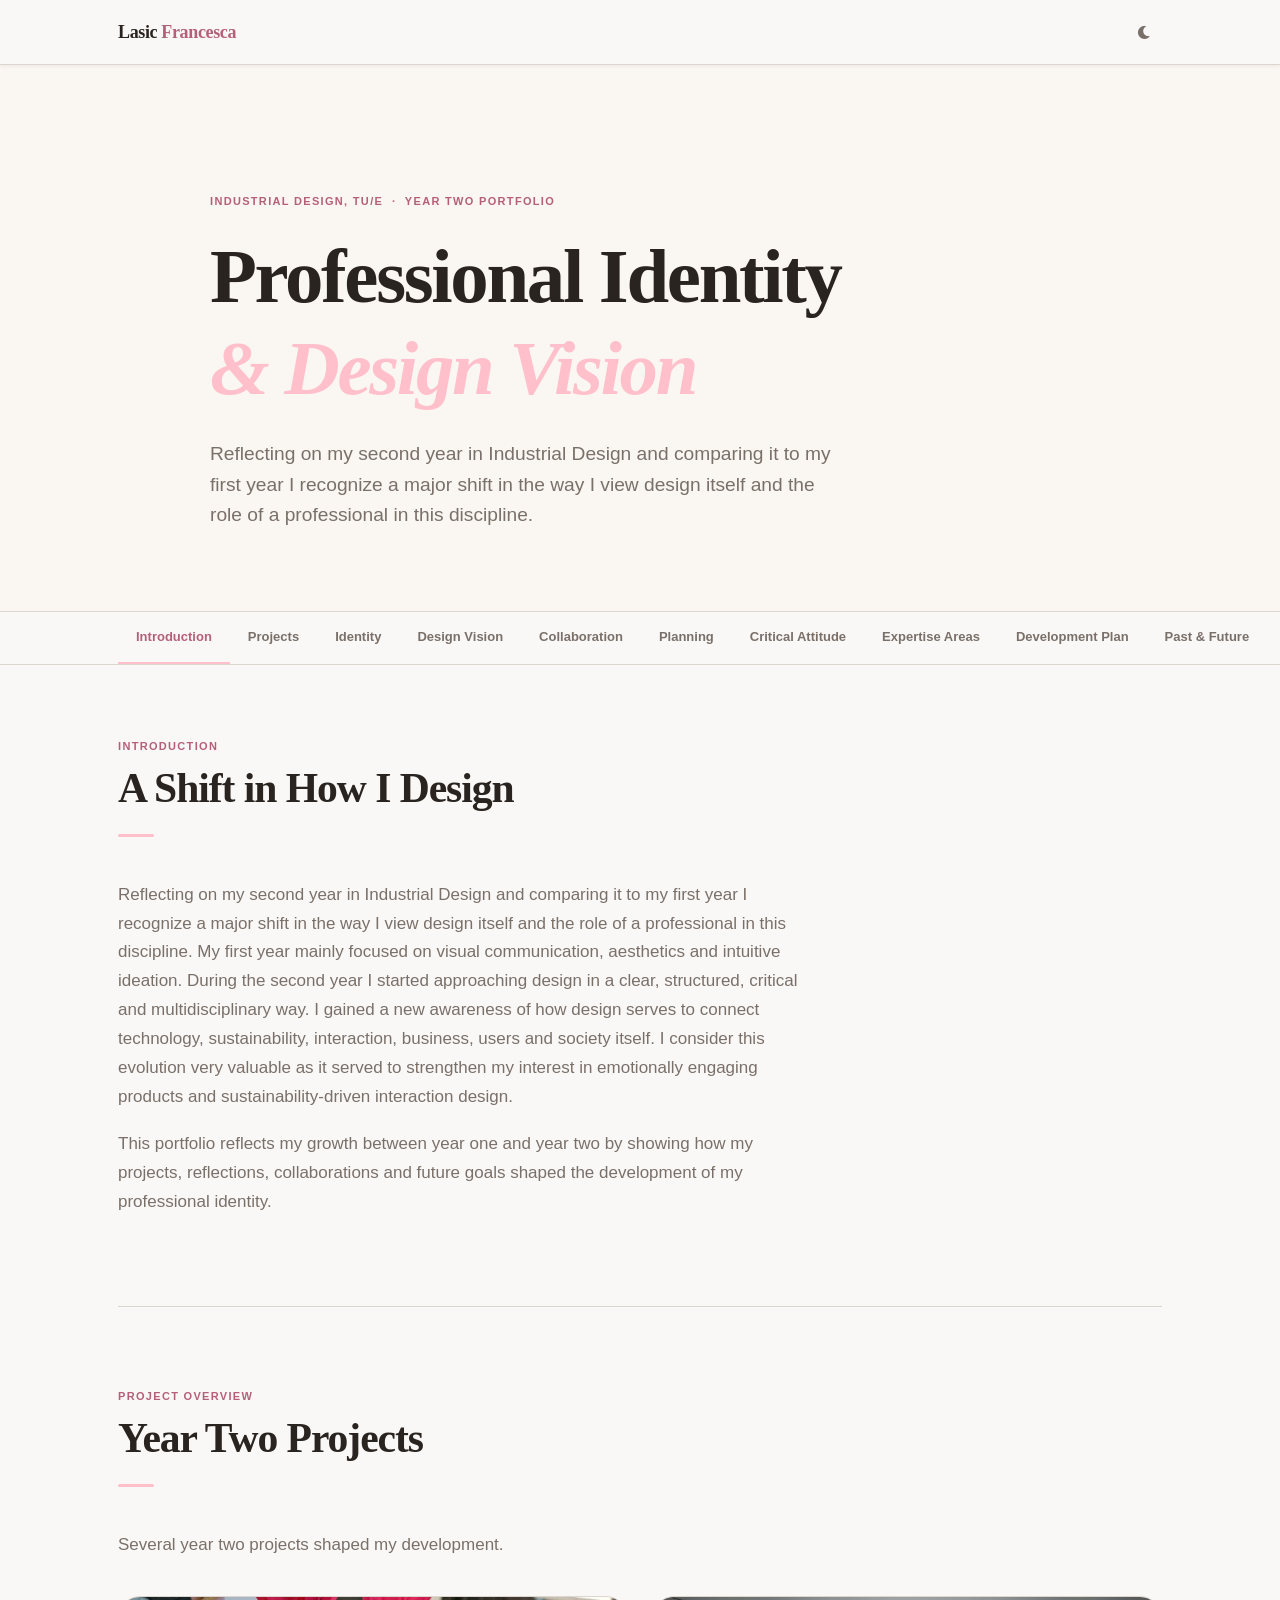
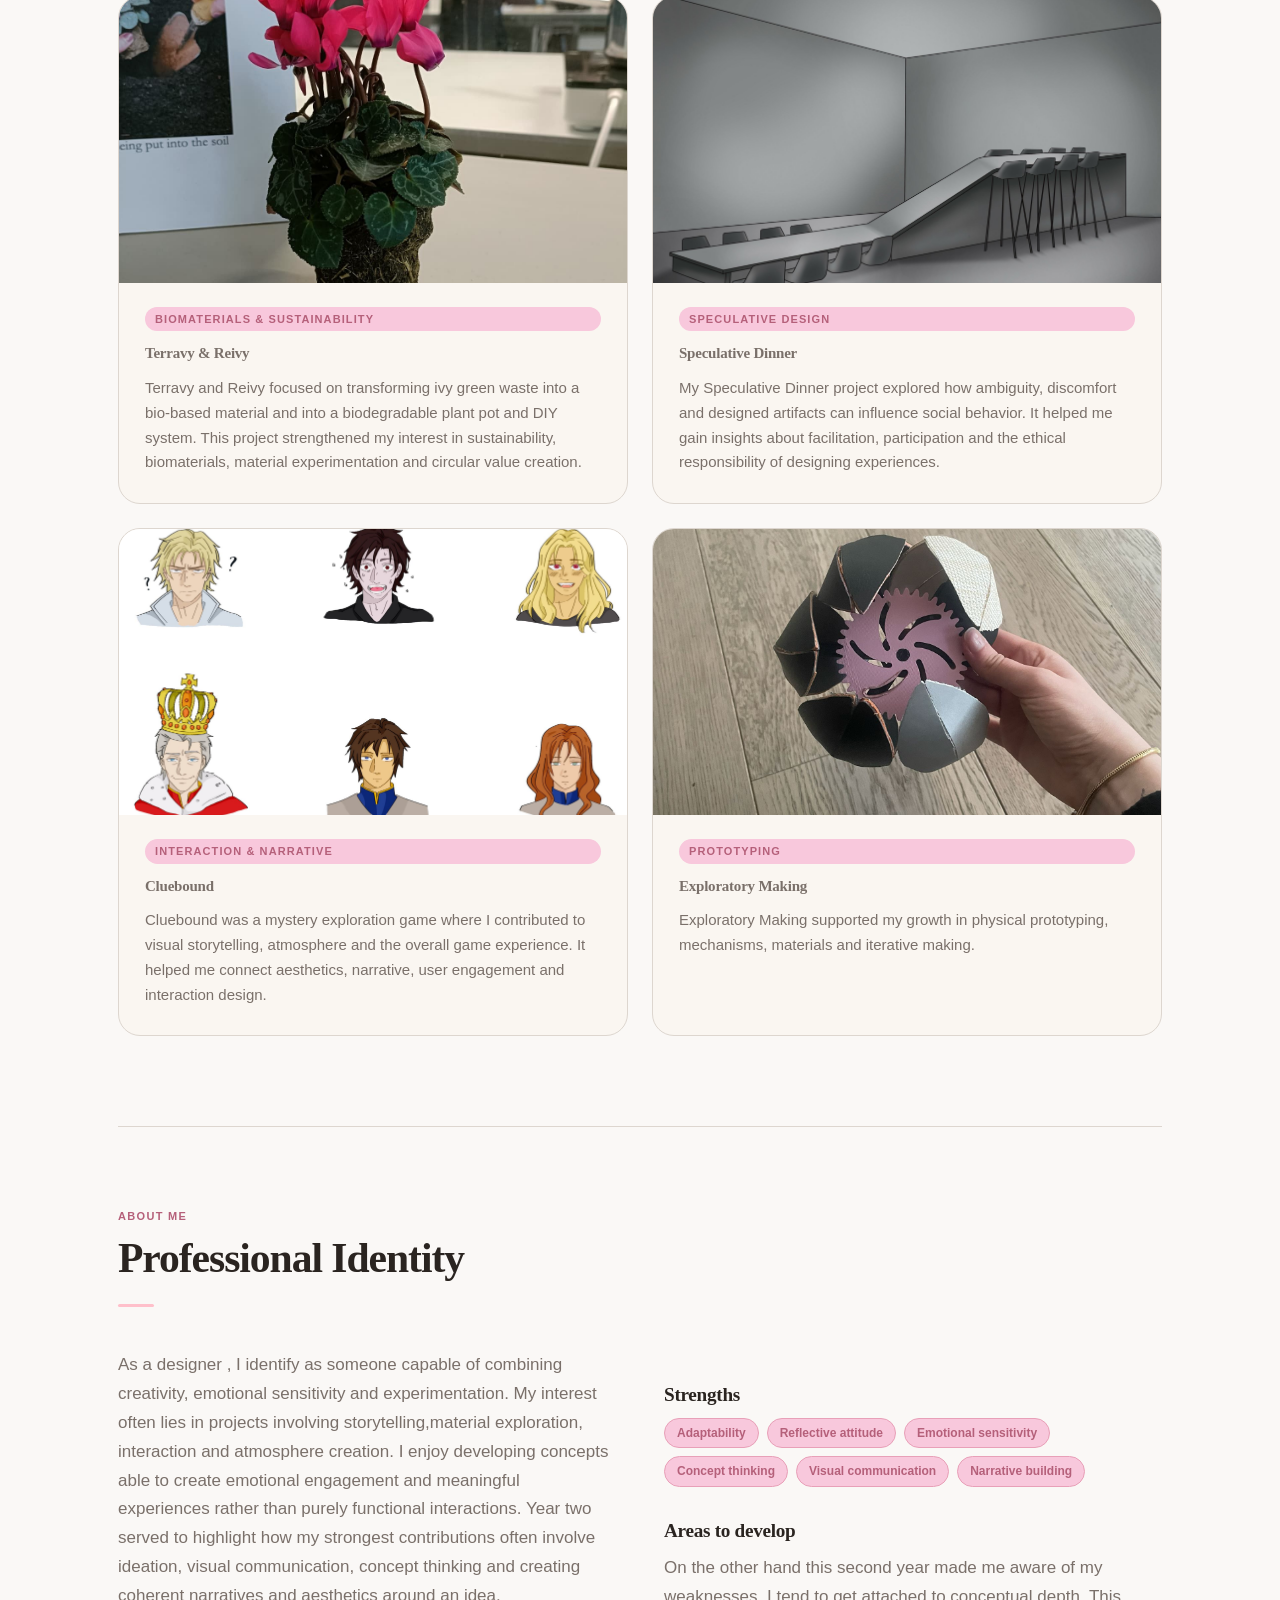
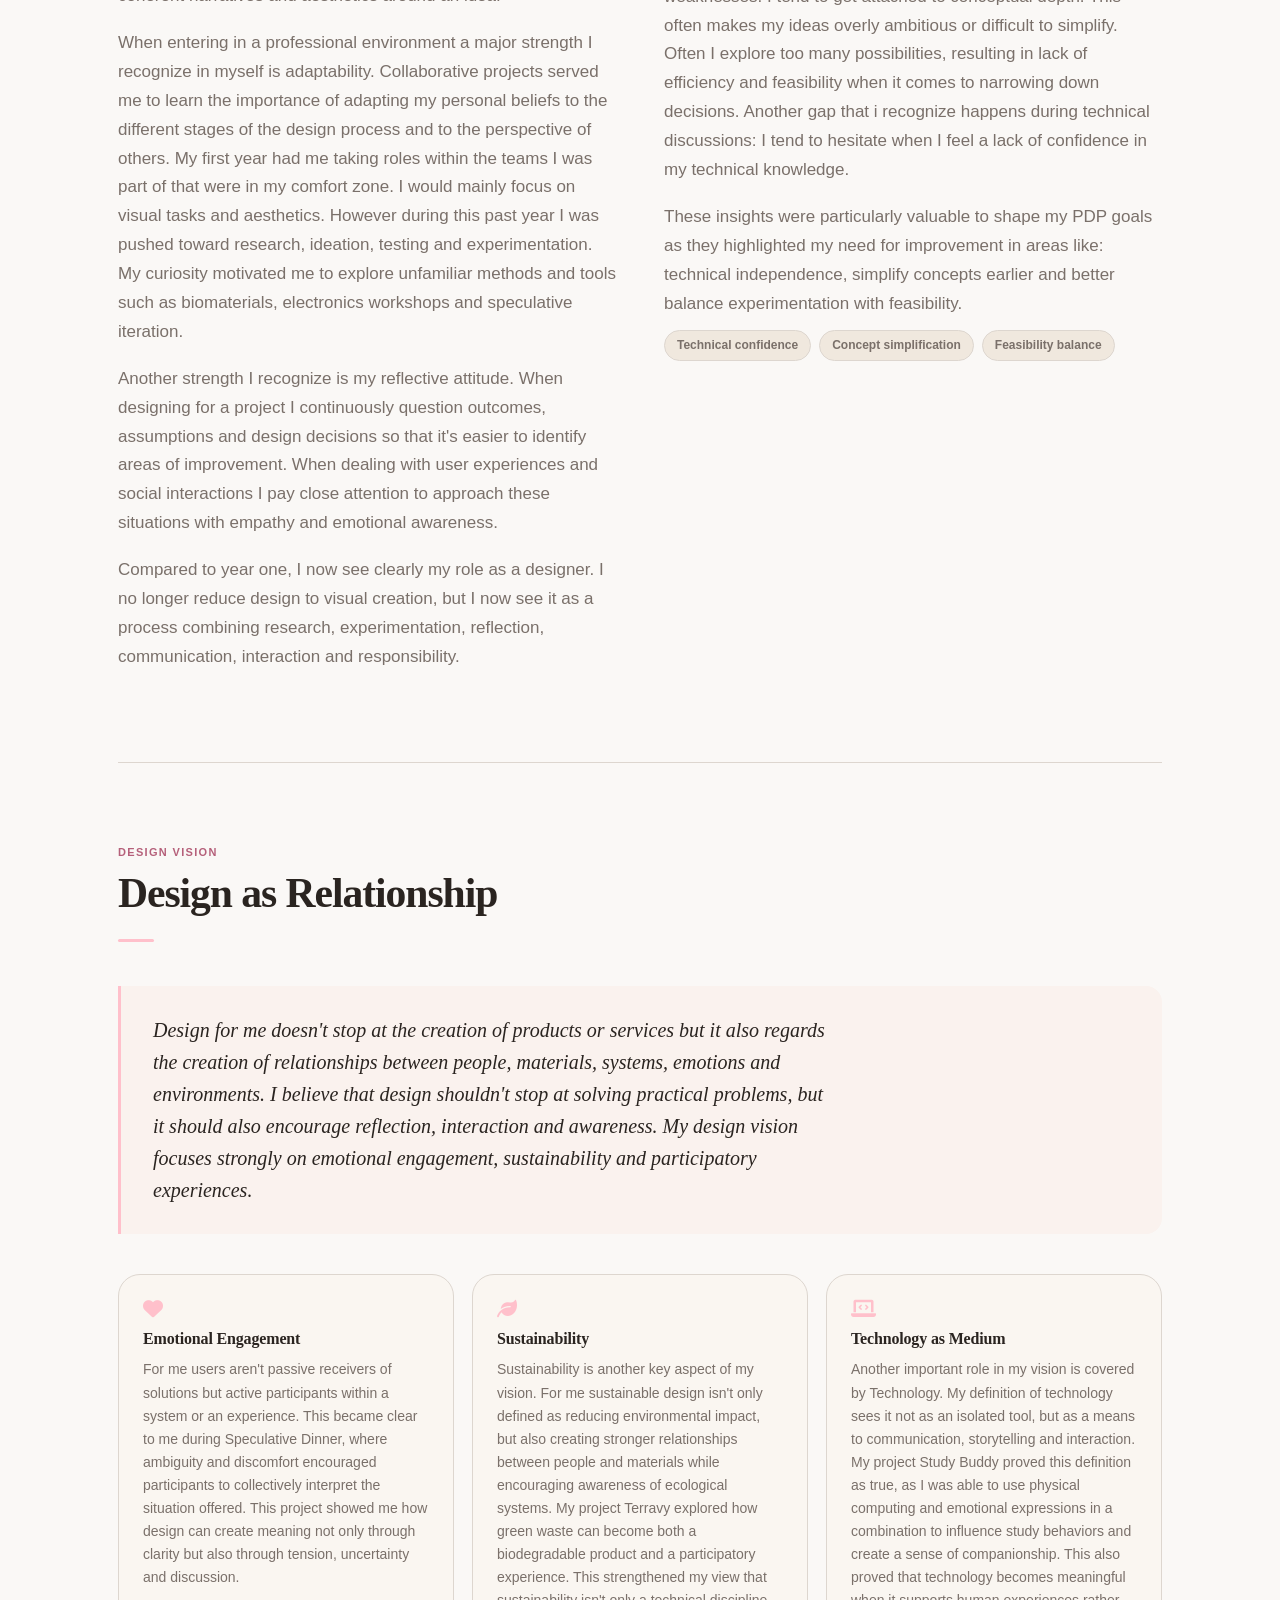
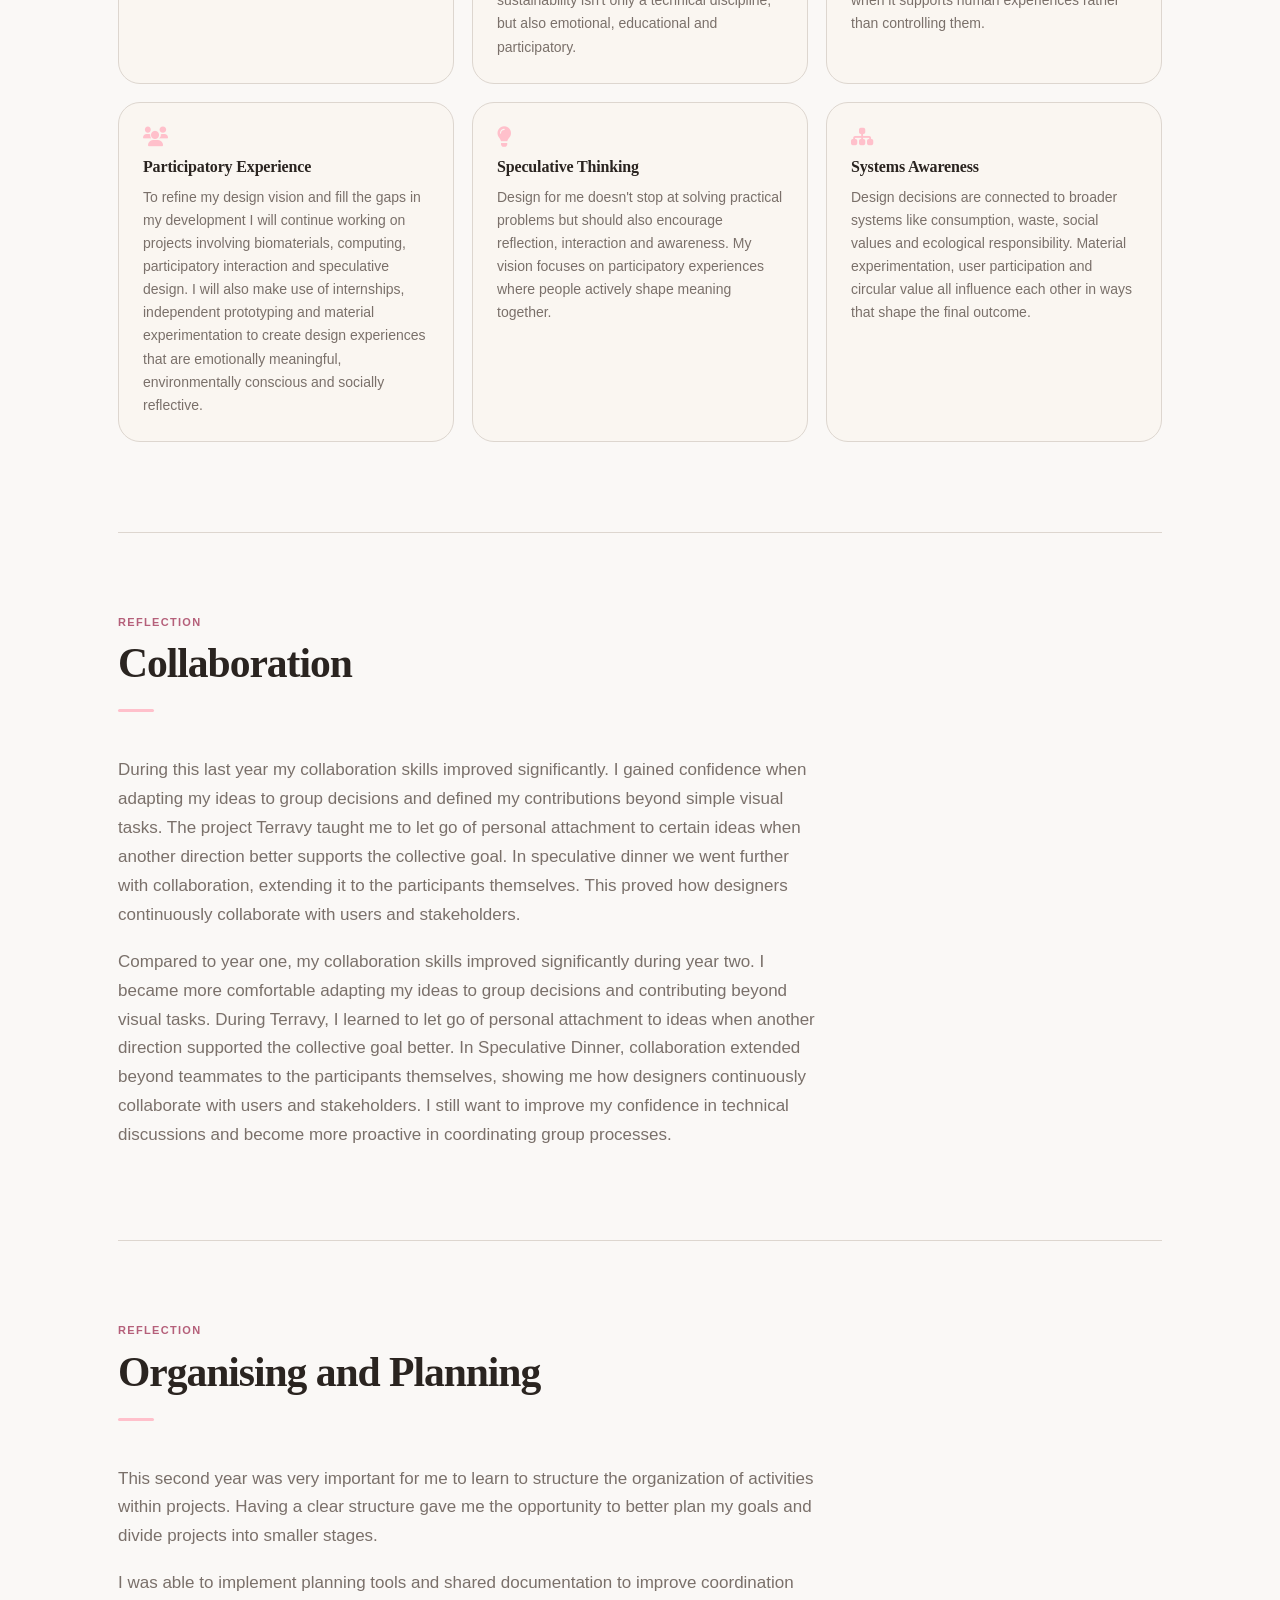
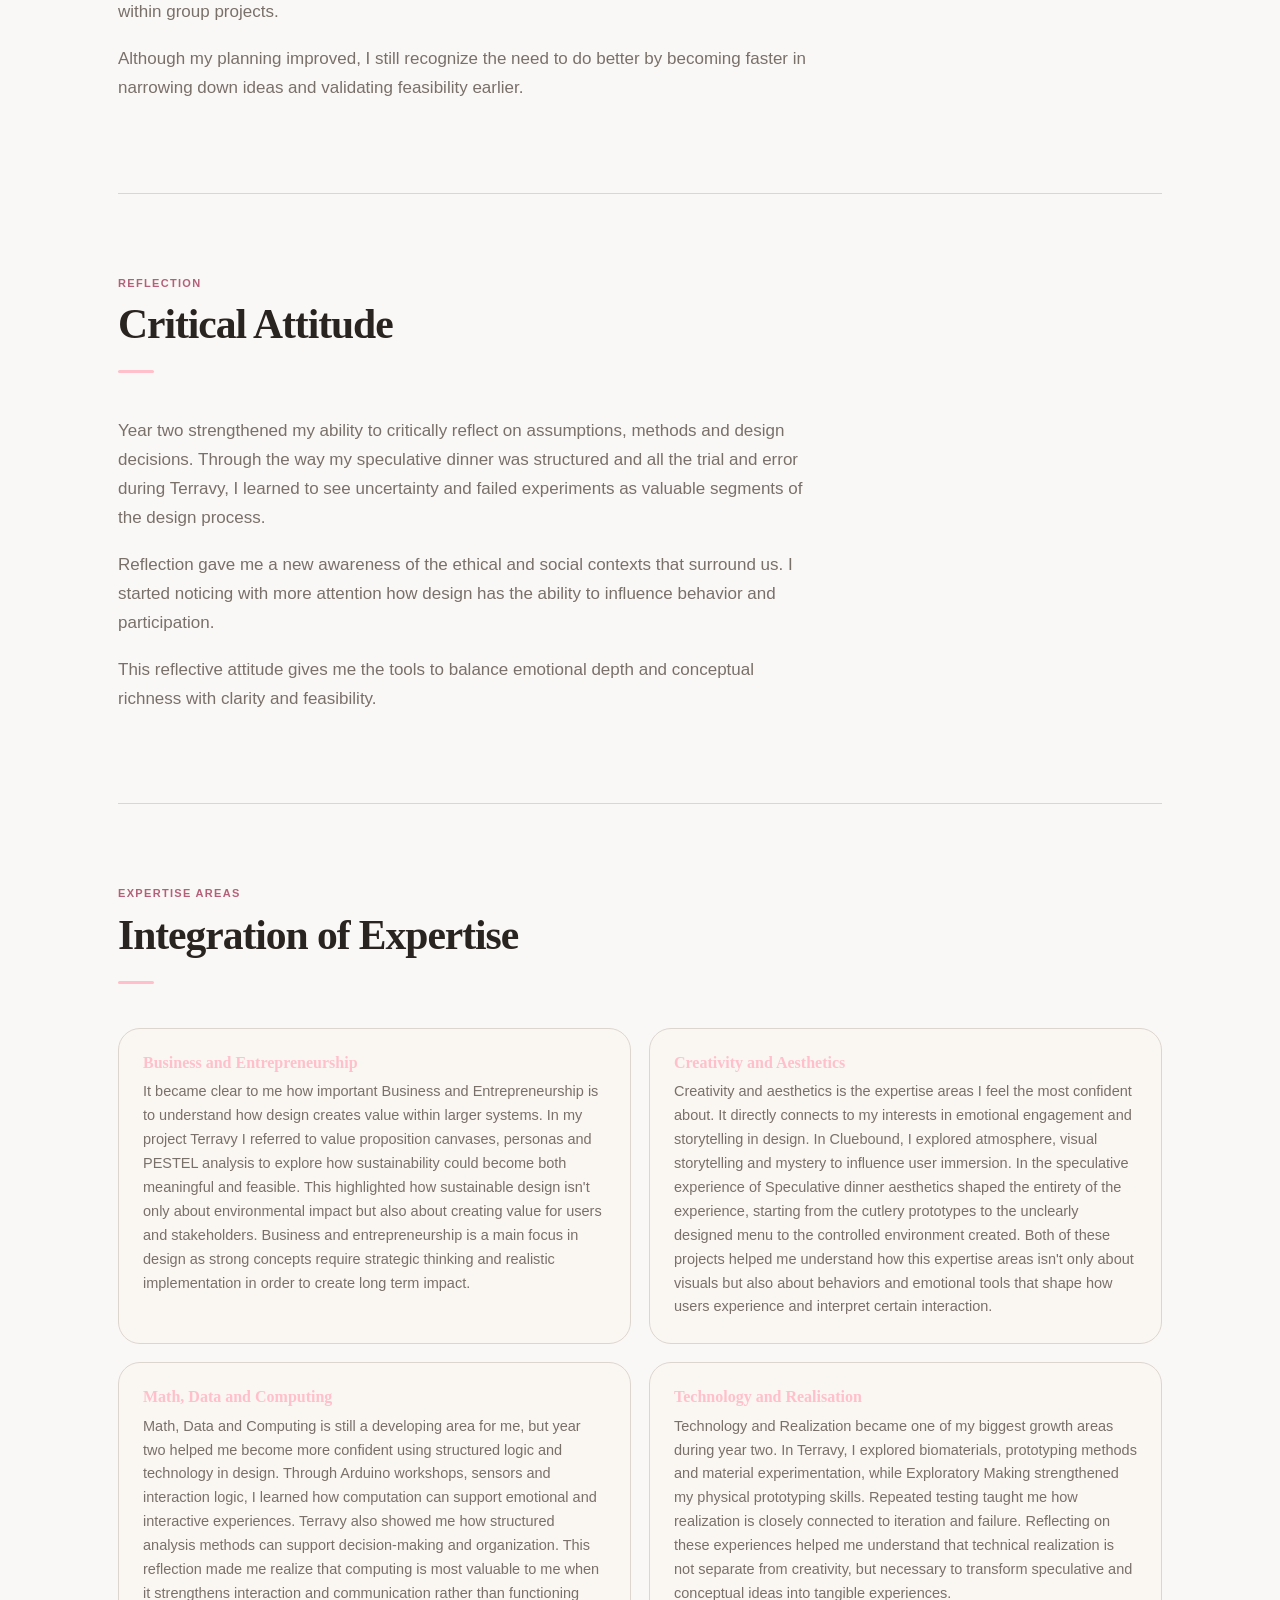
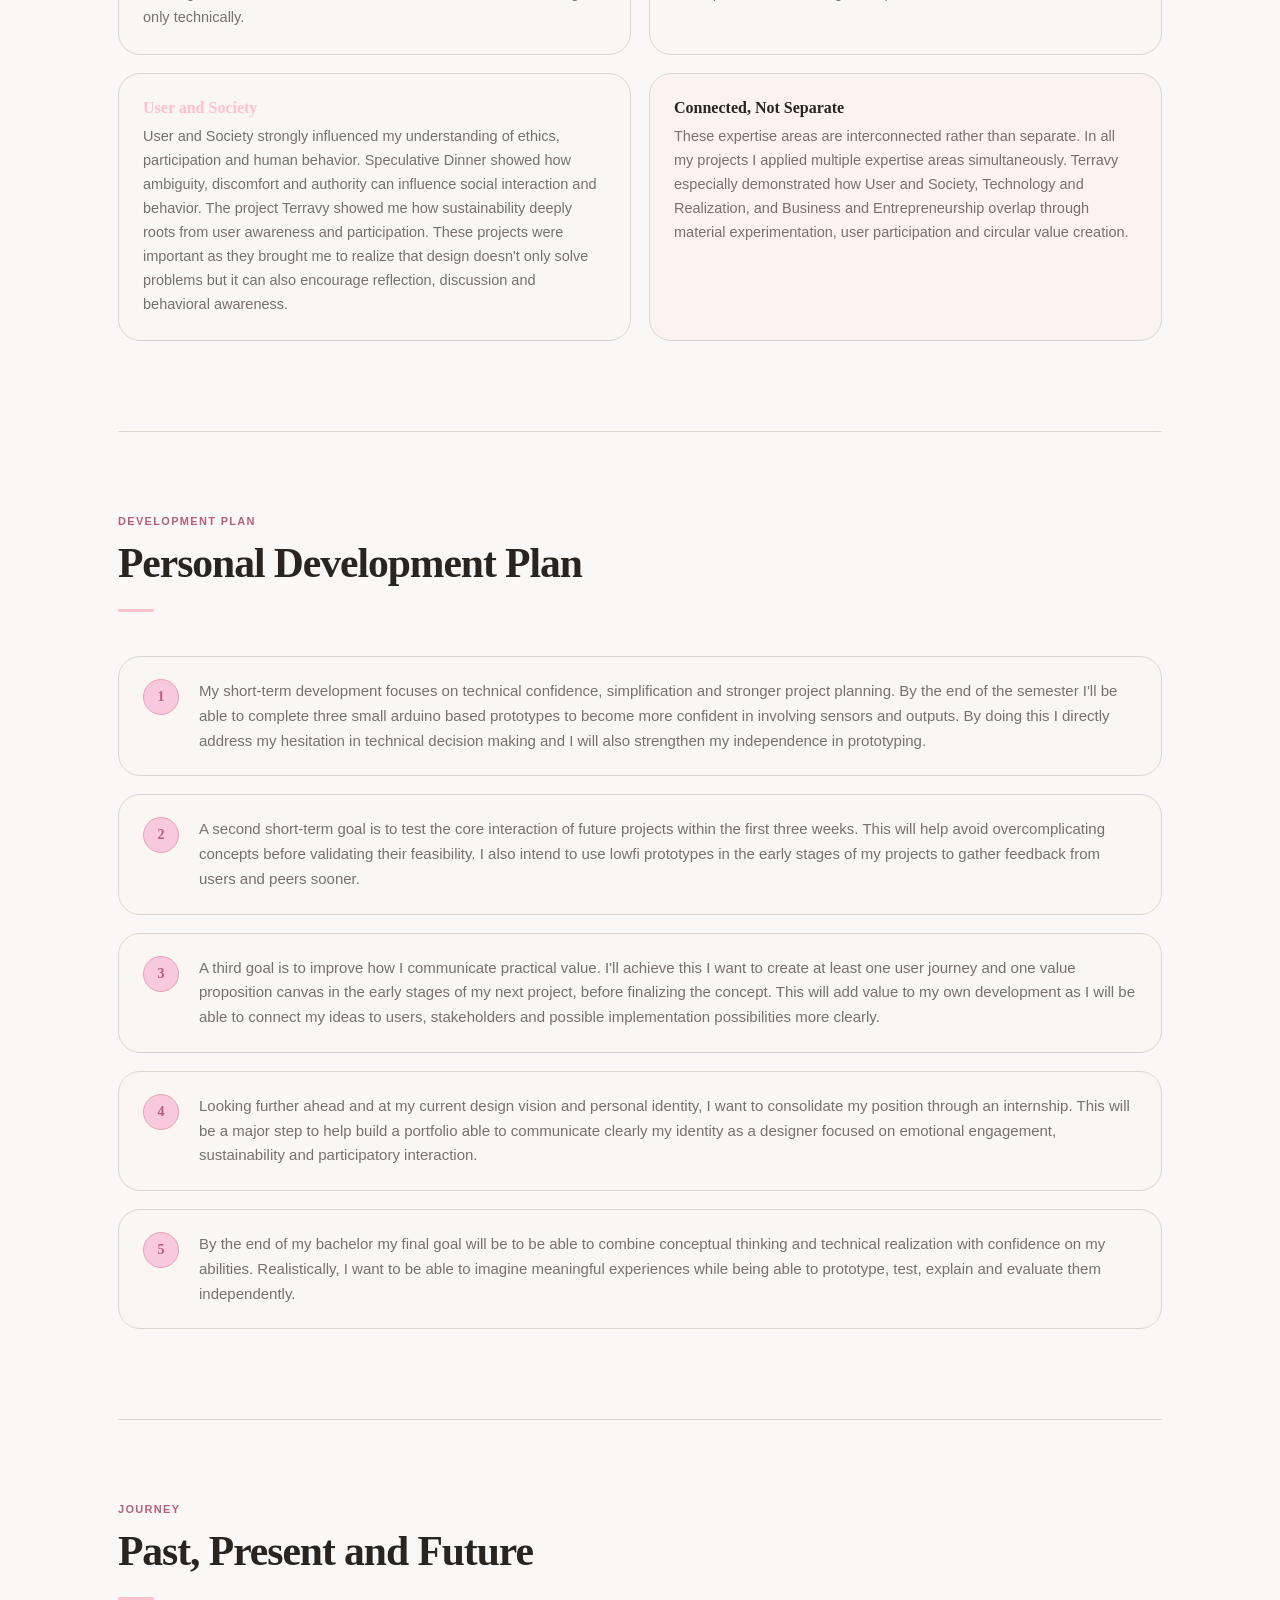
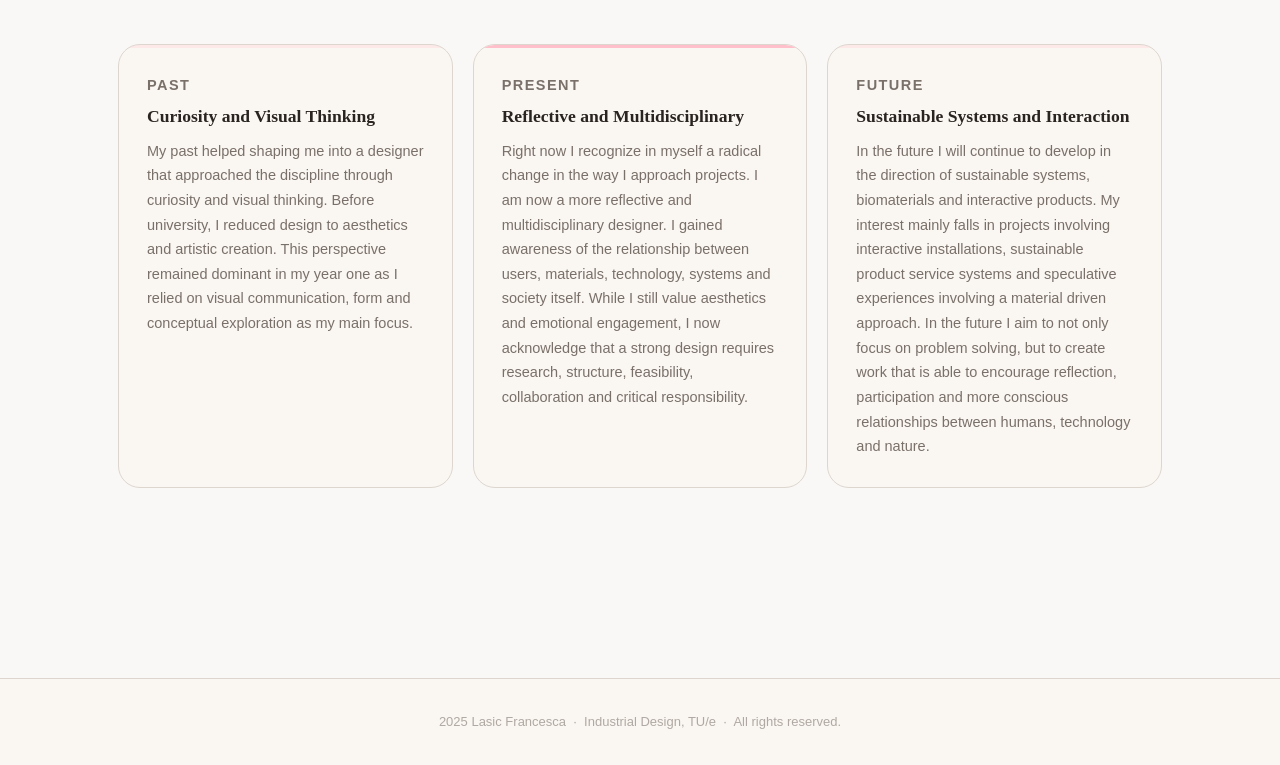
<file: index.html>
<!DOCTYPE html>
<html lang="en" data-theme="light">
<head>
  <meta charset="UTF-8">
  <meta name="viewport" content="width=device-width, initial-scale=1.0">
  <title>About Francesca Lasic</title>
  <meta name="description" content="Portfolio text and professional identity of Francesca Lasic, Industrial Design student at TU/e.">
  <link href="https://api.fontshare.com/v2/css?f[]=cabinet-grotesk@400,500,700,800&f[]=zodiak@400,500,700&display=swap" rel="stylesheet">
  <link rel="stylesheet" href="https://cdnjs.cloudflare.com/ajax/libs/font-awesome/6.0.0-beta3/css/all.min.css">
  <style>
    /* ====== TOKENS ====== */
    :root {
      --pink:        #ffc0cb;
      --pink-text:   #b5607a;
      --pink-hover:  #e8a0b4;
      --pink-light:  #f8c8dc;
      --bg:          #faf8f6;
      --surface:     #faf6f1;
      --surface2:    #f0e8de;
      --border:      #ddd6cf;
      --text:        #2a2420;
      --muted:       #7a706a;
      --faint:       #b0a9a3;
      --white:       #ffffff;
      --font-d:      'Zodiak', Georgia, serif;
      --font-b:      'Cabinet Grotesk', 'Helvetica Neue', sans-serif;
      --r-sm: 6px; --r-md: 10px; --r-lg: 16px; --r-xl: 22px; --r-full: 9999px;
      --shadow-sm: 0 1px 4px rgba(42,36,32,0.07);
      --shadow-md: 0 4px 18px rgba(42,36,32,0.10);
    }
    [data-theme="dark"] {
      --pink:        #ffc0cb;
      --pink-text:   #b5607a;
      --pink-hover:  #e8a0b4;
      --pink-light:  #4a2a38;
      --bg:          #181412;
      --surface:     #201c1a;
      --surface2:    #2a2422;
      --border:      #3a3330;
      --text:        #d4cdc8;
      --muted:       #8a807a;
      --faint:       #524c48;
      --white:       #201c1a;
      --shadow-sm: 0 1px 4px rgba(0,0,0,0.3);
      --shadow-md: 0 4px 18px rgba(0,0,0,0.4);
    }

    /* ====== RESET ====== */
    *, *::before, *::after { box-sizing: border-box; margin: 0; padding: 0; }
    html { scroll-behavior: smooth; scroll-padding-top: 72px; -webkit-font-smoothing: antialiased; }
    body { font-family: var(--font-b); font-size: 17px; line-height: 1.7; color: var(--text); background: var(--bg); }
    img { display: block; max-width: 100%; }
    a { color: var(--pink); text-decoration: none; }
    a:hover { color: var(--pink-hover); }
    h1,h2,h3,h4,h5 { text-wrap: balance; line-height: 1.2; }
    ul { list-style: none; }
    :focus-visible { outline: 2px solid var(--pink); outline-offset: 3px; border-radius: 4px; }

    /* ====== HEADER ====== */
    header {
      position: fixed; top: 0; left: 0; right: 0; z-index: 100;
      background: var(--bg);
      border-bottom: 1px solid var(--border);
      box-shadow: var(--shadow-sm);
      transition: background .2s, box-shadow .2s;
    }
    .header-inner {
      max-width: 1100px; margin: 0 auto;
      padding: 0 28px;
      height: 64px;
      display: flex; align-items: center; justify-content: space-between; gap: 16px;
    }
    .logo {
      font-family: var(--font-d); font-size: 18px; font-weight: 700;
      color: var(--text); text-decoration: none; letter-spacing: -0.02em;
    }
    .logo span { color: var(--pink-text); }
    nav ul { display: flex; gap: 28px; }
    nav a {
      font-size: 14px; font-weight: 500; color: var(--muted);
      text-decoration: none; transition: color .15s;
    }
    nav a:hover, nav a.active { color: var(--pink-text); }
    .header-right { display: flex; align-items: center; gap: 8px; }
    .theme-btn {
      width: 36px; height: 36px; border-radius: var(--r-full);
      display: flex; align-items: center; justify-content: center;
      background: none; border: none; cursor: pointer;
      color: var(--muted); transition: color .15s, background .15s;
      font-size: 15px;
    }
    .theme-btn:hover { color: var(--text); background: var(--surface2); }

    /* ====== HERO ====== */
    .hero {
      min-height: 68vh;
      padding: 120px 28px 80px;
      background: var(--surface);
      border-bottom: 1px solid var(--border);
      display: flex; align-items: flex-end;
    }
    .hero-inner { max-width: 860px; margin: 0 auto; width: 100%; }
    .hero-tag {
      display: inline-block; font-size: 11px; font-weight: 700;
      text-transform: uppercase; letter-spacing: .12em;
      color: var(--pink-text); margin-bottom: 20px;
    }
    .hero h1 {
      font-family: var(--font-d);
      font-size: clamp(2.6rem, 6vw, 5.2rem);
      font-weight: 700; letter-spacing: -.03em;
      color: var(--text); margin-bottom: 24px;
    }
    .hero h1 em { font-style: italic; color: var(--pink); }
    .hero-sub {
      font-size: clamp(1rem, 1.8vw, 1.2rem);
      color: var(--muted); max-width: 60ch; line-height: 1.6;
    }

    /* ====== STICKY NAV (SECTIONS) ====== */
    .section-nav {
      position: sticky; top: 64px; z-index: 90;
      background: var(--bg);
      border-bottom: 1px solid var(--border);
      overflow-x: auto;
    }
    .section-nav ul {
      max-width: 1100px; margin: 0 auto; padding: 0 28px;
      display: flex; gap: 0; white-space: nowrap;
    }
    .section-nav a {
      display: inline-block; padding: 14px 18px;
      font-size: 13px; font-weight: 600; color: var(--muted);
      text-decoration: none; border-bottom: 2px solid transparent;
      transition: color .15s, border-color .15s;
    }
    .section-nav a:hover, .section-nav a.active {
      color: var(--pink-text); border-bottom-color: var(--pink);
    }

    /* ====== PAGE ====== */
    .page { max-width: 1100px; margin: 0 auto; padding: 72px 28px 100px; }

    /* ====== SECTION HEADER ====== */
    .sec-label {
      font-size: 11px; font-weight: 700; text-transform: uppercase;
      letter-spacing: .12em; color: var(--pink-text); margin-bottom: 8px;
    }
    .sec-title {
      font-family: var(--font-d);
      font-size: clamp(1.7rem, 3.5vw, 2.6rem);
      font-weight: 700; letter-spacing: -.025em; color: var(--text);
      margin-bottom: 20px;
    }
    .sec-bar {
      width: 36px; height: 3px; background: var(--pink);
      border-radius: var(--r-full); margin-bottom: 44px;
    }

    /* ====== CONTENT SECTION WRAPPER ====== */
    .content-section { margin-bottom: 90px; scroll-margin-top: 130px; }

    /* ====== PROSE ====== */
    .prose p { margin-bottom: 18px; color: var(--muted); max-width: 74ch; }
    .prose p:last-child { margin-bottom: 0; }
    .prose h3 {
      font-family: var(--font-d); font-size: 1.2rem; font-weight: 700;
      color: var(--text); margin: 32px 0 12px; letter-spacing: -.015em;
    }
    .prose ul {
      margin: 0 0 18px 0; list-style: disc; padding-left: 20px;
    }
    .prose ul li { color: var(--muted); margin-bottom: 8px; max-width: 70ch; }

    /* ====== TWO COL LAYOUT ====== */
    .two-col { display: grid; grid-template-columns: 1fr; gap: 48px; }
    @media (min-width: 760px) { .two-col { grid-template-columns: 1fr 1fr; } }
    .two-col-wide { display: grid; grid-template-columns: 1fr; gap: 48px; }
    @media (min-width: 760px) { .two-col-wide { grid-template-columns: 1.4fr 1fr; } }

    /* ====== PROJECT CARDS ====== */
    .project-grid { display: grid; gap: 24px; grid-template-columns: 1fr; }
    @media (min-width: 600px) { .project-grid { grid-template-columns: 1fr 1fr; } }
    @media (min-width: 900px) { .project-grid { grid-template-columns: 1fr 1fr; } }

    .project-card {
      background: var(--surface); border: 1px solid var(--border);
      border-radius: var(--r-xl); overflow: hidden;
      display: flex; flex-direction: column;
      transition: box-shadow .2s, border-color .2s;
    }
    .project-card:hover {
      box-shadow: var(--shadow-md);
      border-color: color-mix(in srgb, var(--pink) 35%, var(--border));
    }
    .project-img {
      width: 100%; aspect-ratio: 16/9; object-fit: cover;
      background: var(--surface2);
      display: flex; align-items: center; justify-content: center;
      position: relative; overflow: hidden;
    }
    .project-img-placeholder {
      width: 100%; aspect-ratio: 16/9;
      background: linear-gradient(135deg, var(--surface2) 0%, color-mix(in srgb, var(--pink) 10%, var(--surface2)) 100%);
      display: flex; flex-direction: column; align-items: center; justify-content: center;
      gap: 10px; color: var(--faint);
    }
    .project-img-placeholder i { font-size: 28px; opacity: .5; }
    .project-img-placeholder span { font-size: 11px; font-weight: 600; text-transform: uppercase; letter-spacing: .1em; opacity: .6; }
    .project-body { padding: 24px 26px 28px; flex: 1; display: flex; flex-direction: column; gap: 10px; }
    .project-name {
      font-family: var(--font-d); font-size: 1.15rem; font-weight: 700;
      color: var(--text); letter-spacing: -.015em;
    }
    .project-tag {
      display: inline-block; font-size: 11px; font-weight: 700;
      text-transform: uppercase; letter-spacing: .1em;
      color: #b5607a; background: var(--pink-light);
      padding: 3px 10px; border-radius: var(--r-full);
    }
    .project-body p { font-size: 15px; color: var(--muted); line-height: 1.65; margin: 0; }

    /* ====== TAGS ====== */
    .tag-list { display: flex; flex-wrap: wrap; gap: 8px; margin-top: 12px; }
    .tag {
      display: inline-block; font-size: 12px; font-weight: 600;
      padding: 4px 12px; border-radius: var(--r-full);
    }
    .tag-s { background: var(--pink-light); color: #b5607a; border: 1px solid #e8a0b8; }
    .tag-w { background: var(--surface2); color: var(--muted); border: 1px solid var(--border); }

    /* ====== QUOTE BLOCK ====== */
    .quote-block {
      margin: 40px 0;
      padding: 28px 32px;
      background: color-mix(in srgb, var(--pink) 7%, var(--surface));
      border-left: 3px solid var(--pink);
      border-radius: 0 var(--r-lg) var(--r-lg) 0;
    }
    .quote-block blockquote {
      font-family: var(--font-d); font-style: italic;
      font-size: clamp(1.05rem, 1.8vw, 1.25rem);
      color: var(--text); line-height: 1.6; max-width: 68ch;
    }

    /* ====== PILLAR GRID ====== */
    .pillar-grid { display: grid; gap: 18px; grid-template-columns: 1fr; margin-bottom: 40px; }
    @media (min-width: 600px) { .pillar-grid { grid-template-columns: 1fr 1fr; } }
    @media (min-width: 900px) { .pillar-grid { grid-template-columns: 1fr 1fr 1fr; } }
    .pillar {
      padding: 24px; background: var(--surface); border: 1px solid var(--border);
      border-radius: var(--r-xl); display: flex; flex-direction: column; gap: 10px;
      transition: box-shadow .2s;
    }
    .pillar:hover { box-shadow: var(--shadow-md); }
    .pillar i { font-size: 20px; color: var(--pink); }
    .pillar h4 { font-family: var(--font-d); font-size: 1rem; font-weight: 700; color: var(--text); letter-spacing: -.01em; }
    .pillar p { font-size: 14px; color: var(--muted); line-height: 1.65; margin: 0; }

    /* ====== TIMELINE ====== */
    .timeline { display: grid; gap: 20px; grid-template-columns: 1fr; }
    @media (min-width: 700px) { .timeline { grid-template-columns: 1fr 1fr 1fr; } }
    .t-card {
      padding: 28px; background: var(--surface); border: 1px solid var(--border);
      border-radius: var(--r-xl); position: relative; overflow: hidden;
    }
    .t-card::before {
      content: ""; position: absolute; top: 0; left: 0; right: 0; height: 3px;
      background: var(--pink); opacity: .25;
    }
    .t-card.now::before { opacity: 1; }
    .t-period { font-size: 11px; font-weight: 700; text-transform: uppercase; letter-spacing: .1em; color: var(--pink-text); margin-bottom: 8px; }
    .t-card h3 { font-family: var(--font-d); font-size: 1.1rem; font-weight: 700; color: var(--text); margin-bottom: 12px; }
    .t-card p { font-size: 14.5px; color: var(--muted); line-height: 1.7; }

    /* ====== EXPERTISE GRID ====== */
    .expertise-grid { display: grid; gap: 18px; grid-template-columns: 1fr; }
    @media (min-width: 700px) { .expertise-grid { grid-template-columns: 1fr 1fr; } }
    .exp-card {
      padding: 24px; background: var(--surface); border: 1px solid var(--border);
      border-radius: var(--r-xl); display: flex; flex-direction: column; gap: 8px;
    }
    .exp-card h4 { font-family: var(--font-d); font-size: 1rem; font-weight: 700; color: var(--pink); }
    .exp-card p { font-size: 14.5px; color: var(--muted); line-height: 1.65; margin: 0; }

    /* ====== PDP LIST ====== */
    .pdp-list { display: flex; flex-direction: column; gap: 18px; }
    .pdp-item {
      display: flex; gap: 20px; align-items: flex-start;
      padding: 22px 24px; background: var(--surface);
      border: 1px solid var(--border); border-radius: var(--r-xl);
    }
    .pdp-num {
      flex-shrink: 0; width: 36px; height: 36px; border-radius: var(--r-full);
      background: #f8c8dc; color: #b5607a; border: 1.5px solid #e8a0b8;
      display: flex; align-items: center; justify-content: center;
      font-size: 14px; font-weight: 800; font-family: var(--font-d);
    }
    .pdp-item p { font-size: 15px; color: var(--muted); line-height: 1.65; margin: 0; }

    /* ====== DIVIDER ====== */
    .section-sep { border: none; border-top: 1px solid var(--border); margin: 80px 0; }

    /* ====== FOOTER ====== */
    footer {
      background: var(--surface); border-top: 1px solid var(--border);
      text-align: center; padding: 32px 28px;
      font-size: 13px; color: var(--faint);
    }

    /* ====== REVEAL ====== */
    .reveal { opacity: 0; transform: translateY(22px); transition: opacity .55s cubic-bezier(.16,1,.3,1), transform .55s cubic-bezier(.16,1,.3,1); }
    .reveal.visible { opacity: 1; transform: translateY(0); }

    /* ====== RESPONSIVE ====== */
    @media (max-width: 640px) {
      nav { display: none; }
      .hero { padding: 110px 20px 60px; }
      .page { padding: 60px 20px 80px; }
      .header-inner { padding: 0 20px; }
    }
  </style>
</head>
<body>

  <!-- HEADER -->
  <header>
    <div class="header-inner">
      <a href="https://francescalasic.github.io/home/" class="logo">Lasic <span>Francesca</span></a>
      <div class="header-right">
        <button class="theme-btn" data-theme-toggle aria-label="Toggle theme">
          <i class="fas fa-moon"></i>
        </button>
      </div>
    </div>
  </header>

  <!-- HERO -->
  <section class="hero">
    <div class="hero-inner">
      <p class="hero-tag">Industrial Design, TU/e &nbsp;·&nbsp; Year Two Portfolio</p>
      <h1>Professional Identity<br><em>&amp; Design Vision</em></h1>
      <p class="hero-sub">Reflecting on my second year in Industrial Design and comparing it to my first year I recognize a major shift in the way I view design itself and the role of a professional in this discipline.</p>
    </div>
  </section>

  <!-- STICKY SECTION NAV -->
  <nav class="section-nav" aria-label="Page sections">
    <ul>
      <li><a href="#introduction">Introduction</a></li>
      <li><a href="#projects">Projects</a></li>
      <li><a href="#identity">Identity</a></li>
      <li><a href="#vision">Design Vision</a></li>
      <li><a href="#collaboration">Collaboration</a></li>
      <li><a href="#planning">Planning</a></li>
      <li><a href="#critical">Critical Attitude</a></li>
      <li><a href="#expertise">Expertise Areas</a></li>
      <li><a href="#pdp">Development Plan</a></li>
      <li><a href="#timeline">Past &amp; Future</a></li>
    </ul>
  </nav>

  <!-- MAIN -->
  <main class="page">

    <!-- INTRODUCTION -->
    <section id="introduction" class="content-section">
      <p class="sec-label">Introduction</p>
      <h2 class="sec-title">A Shift in How I Design</h2>
      <div class="sec-bar"></div>
      <div class="prose reveal">
        <p>Reflecting on my second year in Industrial Design and comparing it to my first year I recognize a major shift in the way I view design itself and the role of a professional in this discipline. My first year mainly focused on visual communication, aesthetics and intuitive ideation. During the second year I started approaching design in a clear, structured, critical and multidisciplinary way. I gained a new awareness of how design serves to connect technology, sustainability, interaction, business, users and society itself. I consider this evolution very valuable as it served to strengthen my interest in emotionally engaging products and sustainability-driven interaction design.</p>
        <p>This portfolio reflects my growth between year one and year two by showing how my projects, reflections, collaborations and future goals shaped the development of my professional identity.</p>
      </div>
    </section>

    <hr class="section-sep">

    <!-- PROJECT OVERVIEW -->
    <section id="projects" class="content-section">
      <p class="sec-label">Project Overview</p>
      <h2 class="sec-title">Year Two Projects</h2>
      <div class="sec-bar"></div>
      <p class="prose reveal" style="margin-bottom: 36px; color: var(--muted);">Several year two projects shaped my development.</p>

      <div class="project-grid reveal">

        <!-- Terravy / Reivy -->
        <div class="project-card">
          <img src="terravy.jpeg" alt="Terravy and Reivy prototype" class="project-img">
          <div class="project-body">
            <span class="project-tag">Biomaterials &amp; Sustainability</span>
            <p class="project-name">Terravy &amp; Reivy</p>
            <p>Terravy and Reivy focused on transforming ivy green waste into a bio-based material and into a biodegradable plant pot and DIY system. This project strengthened my interest in sustainability, biomaterials, material experimentation and circular value creation.</p>
          </div>
        </div>

        <!-- Speculative Dinner -->
        <div class="project-card">
          <img src="speculative_dinner.jpeg" alt="Speculative Dinner project" class="project-img">
          <div class="project-body">
            <span class="project-tag">Speculative Design</span>
            <p class="project-name">Speculative Dinner</p>
            <p>My Speculative Dinner project explored how ambiguity, discomfort and designed artifacts can influence social behavior. It helped me gain insights about facilitation, participation and the ethical responsibility of designing experiences.</p>
          </div>
        </div>

        <!-- Cluebound -->
        <div class="project-card">
          <img src="cluebound.jpeg" alt="Cluebound mystery game" class="project-img">
          <div class="project-body">
            <span class="project-tag">Interaction &amp; Narrative</span>
            <p class="project-name">Cluebound</p>
            <p>Cluebound was a mystery exploration game where I contributed to visual storytelling, atmosphere and the overall game experience. It helped me connect aesthetics, narrative, user engagement and interaction design.</p>
          </div>
        </div>

        <!-- Exploratory Making -->
        <div class="project-card">
          <img src="exploratory_making.jpeg" alt="Exploratory Making prototype" class="project-img">
          <div class="project-body">
            <span class="project-tag">Prototyping</span>
            <p class="project-name">Exploratory Making</p>
            <p>Exploratory Making supported my growth in physical prototyping, mechanisms, materials and iterative making.</p>
          </div>
        </div>

      </div>
    </section>

    <hr class="section-sep">

    <!-- PROFESSIONAL IDENTITY -->
    <section id="identity" class="content-section">
      <p class="sec-label">About Me</p>
      <h2 class="sec-title">Professional Identity</h2>
      <div class="sec-bar"></div>
      <div class="two-col reveal">
        <div class="prose">
          <p>As a designer , I identify as someone capable of combining creativity, emotional sensitivity and experimentation. My interest often lies in projects involving storytelling,material exploration, interaction and atmosphere creation. I enjoy developing concepts able to create emotional engagement and meaningful experiences rather than purely functional interactions. Year two served to highlight how my strongest contributions often involve ideation, visual communication, concept thinking and creating coherent narratives and aesthetics around an idea.</p>
          <p>When entering in a professional environment a major strength I recognize in myself is adaptability. Collaborative projects served me to learn the importance of adapting my personal beliefs to the different stages of the design process and to the perspective of others. My first year had me taking roles within the teams I was part of that were in my comfort zone. I would mainly focus on visual tasks and aesthetics. However during this past year I was pushed toward research, ideation, testing and experimentation. My curiosity motivated me to explore unfamiliar methods and tools such as biomaterials, electronics workshops and speculative iteration.</p>
          <p>Another strength I recognize is my reflective attitude. When designing for a project I continuously question outcomes, assumptions and design decisions so that it&#39;s easier to identify areas of improvement. When dealing with user experiences and social interactions I pay close attention to approach these situations with empathy and emotional awareness.</p>
          <p>Compared to year one, I now see clearly my role as a designer. I no longer reduce design to visual creation, but I now see it as a process combining research, experimentation, reflection, communication, interaction and responsibility.</p>
        </div>
        <div>
          <div class="prose">
            <h3>Strengths</h3>
          </div>
          <div class="tag-list">
            <span class="tag tag-s">Adaptability</span>
            <span class="tag tag-s">Reflective attitude</span>
            <span class="tag tag-s">Emotional sensitivity</span>
            <span class="tag tag-s">Concept thinking</span>
            <span class="tag tag-s">Visual communication</span>
            <span class="tag tag-s">Narrative building</span>
          </div>
          <div class="prose" style="margin-top: 32px;">
            <h3>Areas to develop</h3>
            <p>On the other hand this second year made me aware of my weaknesses. I tend to get attached to conceptual depth. This often makes my ideas overly ambitious or difficult to simplify. Often I explore too many possibilities, resulting in lack of efficiency and feasibility when it comes to narrowing down decisions. Another gap that i recognize happens during technical discussions: I tend to hesitate when I feel a lack of confidence in my technical knowledge.</p>
            <p>These insights were particularly valuable to shape my PDP goals as they highlighted my need for improvement in areas like: technical independence, simplify concepts earlier and better balance experimentation with feasibility.</p>
          </div>
          <div class="tag-list">
            <span class="tag tag-w">Technical confidence</span>
            <span class="tag tag-w">Concept simplification</span>
            <span class="tag tag-w">Feasibility balance</span>
          </div>
        </div>
      </div>
    </section>

    <hr class="section-sep">

    <!-- DESIGN VISION -->
    <section id="vision" class="content-section">
      <p class="sec-label">Design Vision</p>
      <h2 class="sec-title">Design as Relationship</h2>
      <div class="sec-bar"></div>
      <div class="quote-block reveal">
        <blockquote>Design for me doesn&#39;t stop at the creation of products or services but it also regards the creation of relationships between people, materials, systems, emotions and environments. I believe that design shouldn&#39;t stop at solving practical problems, but it should also encourage reflection, interaction and awareness. My design vision focuses strongly on emotional engagement, sustainability and participatory experiences.</blockquote>
      </div>
      <div class="pillar-grid reveal">
        <div class="pillar">
          <i class="fas fa-heart"></i>
          <h4>Emotional Engagement</h4>
          <p>For me users aren&#39;t passive receivers of solutions but active participants within a system or an experience. This became clear to me during Speculative Dinner, where ambiguity and discomfort encouraged participants to collectively interpret the situation offered. This project showed me how design can create meaning not only through clarity but also through tension, uncertainty and discussion.</p>
        </div>
        <div class="pillar">
          <i class="fas fa-leaf"></i>
          <h4>Sustainability</h4>
          <p>Sustainability is another key aspect of my vision. For me sustainable design isn&#39;t only defined as reducing environmental impact, but also creating stronger relationships between people and materials while encouraging awareness of ecological systems. My project Terravy explored how green waste can become both a biodegradable product and a participatory experience. This strengthened my view that sustainability isn&#39;t only a technical discipline, but also emotional, educational and participatory.</p>
        </div>
        <div class="pillar">
          <i class="fas fa-laptop-code"></i>
          <h4>Technology as Medium</h4>
          <p>Another important role in my vision is covered by Technology. My definition of technology sees it not as an isolated tool, but as a means to communication, storytelling and interaction. My project Study Buddy proved this definition as true, as I was able to use physical computing and emotional expressions in a combination to influence study behaviors and create a sense of companionship. This also proved that technology becomes meaningful when it supports human experiences rather than controlling them.</p>
        </div>
        <div class="pillar">
          <i class="fas fa-users"></i>
          <h4>Participatory Experience</h4>
          <p>To refine my design vision and fill the gaps in my development I will continue working on projects involving biomaterials, computing, participatory interaction and speculative design. I will also make use of internships, independent prototyping and material experimentation to create design experiences that are emotionally meaningful, environmentally conscious and socially reflective.</p>
        </div>
        <div class="pillar">
          <i class="fas fa-lightbulb"></i>
          <h4>Speculative Thinking</h4>
          <p>Design for me doesn&#39;t stop at solving practical problems but should also encourage reflection, interaction and awareness. My vision focuses on participatory experiences where people actively shape meaning together.</p>
        </div>
        <div class="pillar">
          <i class="fas fa-sitemap"></i>
          <h4>Systems Awareness</h4>
          <p>Design decisions are connected to broader systems like consumption, waste, social values and ecological responsibility. Material experimentation, user participation and circular value all influence each other in ways that shape the final outcome.</p>
        </div>
      </div>
      <div class="prose reveal">
        
      </div>
    </section>

    <hr class="section-sep">

    <!-- REFLECTION ON COLLABORATION -->
    <section id="collaboration" class="content-section">
      <p class="sec-label">Reflection</p>
      <h2 class="sec-title">Collaboration</h2>
      <div class="sec-bar"></div>
      <div class="prose reveal">
        <p>During this last year my collaboration skills improved significantly. I gained confidence when adapting my ideas to group decisions and defined my contributions beyond simple visual tasks. The project Terravy taught me to let go of personal attachment to certain ideas when another direction better supports the collective goal. In speculative dinner we went further with collaboration, extending it to the participants themselves. This proved how designers continuously collaborate with users and stakeholders.</p>
        <p>Compared to year one, my collaboration skills improved significantly during year two. I became more comfortable adapting my ideas to group decisions and contributing beyond visual tasks. During Terravy, I learned to let go of personal attachment to ideas when another direction supported the collective goal better. In Speculative Dinner, collaboration extended beyond teammates to the participants themselves, showing me how designers continuously collaborate with users and stakeholders. I still want to improve my confidence in technical discussions and become more proactive in coordinating group processes.</p>
      </div>
    </section>

    <hr class="section-sep">

    <!-- REFLECTION ON PLANNING -->
    <section id="planning" class="content-section">
      <p class="sec-label">Reflection</p>
      <h2 class="sec-title">Organising and Planning</h2>
      <div class="sec-bar"></div>
      <div class="prose reveal">
        <p>This second year was very important for me to learn to structure the organization of activities within projects. Having a clear structure gave me the opportunity to better plan my goals and divide projects into smaller stages.</p>
        <p>I was able to implement planning tools and shared documentation to improve coordination within group projects.</p>
        <p>Although my planning improved, I still recognize the need to do better by becoming faster in narrowing down ideas and validating feasibility earlier.</p>
      </div>
    </section>

    <hr class="section-sep">

    <!-- REFLECTION ON CRITICAL ATTITUDE -->
    <section id="critical" class="content-section">
      <p class="sec-label">Reflection</p>
      <h2 class="sec-title">Critical Attitude</h2>
      <div class="sec-bar"></div>
      <div class="prose reveal">
        <p>Year two strengthened my ability to critically reflect on assumptions, methods and design decisions. Through the way my speculative dinner was structured and all the trial and error during Terravy, I learned to see uncertainty and failed experiments as valuable segments of the design process.</p>
        <p>Reflection gave me a new awareness of the ethical and social contexts that surround us. I started noticing with more attention how design has the ability to influence behavior and participation.</p>
        <p>This reflective attitude gives me the tools to balance emotional depth and conceptual richness with clarity and feasibility.</p>
      </div>
    </section>

    <hr class="section-sep">

    <!-- INTEGRATION OF EXPERTISE AREAS -->
    <section id="expertise" class="content-section">
      <p class="sec-label">Expertise Areas</p>
      <h2 class="sec-title">Integration of Expertise</h2>
      <div class="sec-bar"></div>
      <div class="expertise-grid reveal">
        <div class="exp-card">
          <h4>Business and Entrepreneurship</h4>
          <p>It became clear to me how important Business and Entrepreneurship is to understand how design creates value within larger systems. In my project Terravy I referred to value proposition canvases, personas and PESTEL analysis to explore how sustainability could become both meaningful and feasible. This highlighted how sustainable design isn&#39;t only about environmental impact but also about creating value for users and stakeholders. Business and entrepreneurship is a main focus in design as strong concepts require strategic thinking and realistic implementation in order to create long term impact.</p>
        </div>
        <div class="exp-card">
          <h4>Creativity and Aesthetics</h4>
          <p>Creativity and aesthetics is the expertise areas I feel the most confident about. It directly connects to my interests in emotional engagement and storytelling in design. In Cluebound, I explored atmosphere, visual storytelling and mystery to influence user immersion. In the speculative experience of Speculative dinner aesthetics shaped the entirety of the experience, starting from the cutlery prototypes to the unclearly designed menu to the controlled environment created. Both of these projects helped me understand how this expertise areas isn&#39;t only about visuals but also about behaviors and emotional tools that shape how users experience and interpret certain interaction.</p>
        </div>
        <div class="exp-card">
          <h4>Math, Data and Computing</h4>
          <p>Math, Data and Computing is still a developing area for me, but year two helped me become more confident using structured logic and technology in design. Through Arduino workshops, sensors and interaction logic, I learned how computation can support emotional and interactive experiences. Terravy also showed me how structured analysis methods can support decision-making and organization. This reflection made me realize that computing is most valuable to me when it strengthens interaction and communication rather than functioning only technically.</p>
        </div>
        <div class="exp-card">
          <h4>Technology and Realisation</h4>
          <p>Technology and Realization became one of my biggest growth areas during year two. In Terravy, I explored biomaterials, prototyping methods and material experimentation, while Exploratory Making strengthened my physical prototyping skills. Repeated testing taught me how realization is closely connected to iteration and failure. Reflecting on these experiences helped me understand that technical realization is not separate from creativity, but necessary to transform speculative and conceptual ideas into tangible experiences.</p>
        </div>
        <div class="exp-card">
          <h4>User and Society</h4>
          <p>User and Society strongly influenced my understanding of ethics, participation and human behavior. Speculative Dinner showed how ambiguity, discomfort and authority can influence social interaction and behavior. The project Terravy showed me how sustainability deeply roots from user awareness and participation. These projects were important as they brought me to realize that design doesn&#39;t only solve problems but it can also encourage reflection, discussion and behavioral awareness.</p>
        </div>
        <div class="exp-card" style="background: color-mix(in srgb, var(--pink) 6%, var(--surface));">
          <h4 style="color: var(--text);">Connected, Not Separate</h4>
          <p>These expertise areas are interconnected rather than separate. In all my projects I applied multiple expertise areas simultaneously. Terravy especially demonstrated how User and Society, Technology and Realization, and Business and Entrepreneurship overlap through material experimentation, user participation and circular value creation.</p>
        </div>
      </div>
    </section>

    <hr class="section-sep">

    <!-- PERSONAL DEVELOPMENT PLAN -->
    <section id="pdp" class="content-section">
      <p class="sec-label">Development Plan</p>
      <h2 class="sec-title">Personal Development Plan</h2>
      <div class="sec-bar"></div>
      <div class="pdp-list reveal">
        <div class="pdp-item">
          <div class="pdp-num">1</div>
          <p>My short-term development focuses on technical confidence, simplification and stronger project planning. By the end of the semester I'll be able to complete three small arduino based prototypes to become more confident in involving sensors and outputs. By doing this I directly address my hesitation in technical decision making and I will also strengthen my independence in prototyping.</p>
        </div>
        <div class="pdp-item">
          <div class="pdp-num">2</div>
          <p>A second short-term goal is to test the core interaction of future projects within the first three weeks. This will help avoid overcomplicating concepts before validating their feasibility. I also intend to use lowfi prototypes in the early stages of my projects to gather feedback from users and peers sooner.</p>
        </div>
        <div class="pdp-item">
          <div class="pdp-num">3</div>
          <p>A third goal is to improve how I communicate practical value. I'll achieve this I want to create at least one user journey and one value proposition canvas in the early stages of my next project, before finalizing the concept. This will add value to my own development as I will be able to connect my ideas to users, stakeholders and possible implementation possibilities more clearly.</p>
        </div>
        <div class="pdp-item">
          <div class="pdp-num">4</div>
          <p>Looking further ahead and at my current design vision and personal identity, I want to consolidate my position through an internship. This will be a major step to help build a portfolio able to communicate clearly my identity as a designer focused on emotional engagement, sustainability and participatory interaction.</p>
        </div>
        <div class="pdp-item">
          <div class="pdp-num">5</div>
          <p>By the end of my bachelor my final goal will be to be able to combine conceptual thinking and technical realization with confidence on my abilities. Realistically, I want to be able to imagine meaningful experiences while being able to prototype, test, explain and evaluate them independently.</p>
        </div>
      </div>
    </section>

    <hr class="section-sep">

    <!-- PAST PRESENT FUTURE -->
    <section id="timeline" class="content-section">
      <p class="sec-label">Journey</p>
      <h2 class="sec-title">Past, Present and Future</h2>
      <div class="sec-bar"></div>
      <div class="timeline reveal">
        <div class="t-card">
          <p class="t-period">Past</p>
          <h3>Curiosity and Visual Thinking</h3>
          <p>My past helped shaping me into a designer that approached the discipline through curiosity and visual thinking. Before university, I reduced design to aesthetics and artistic creation. This perspective remained dominant in my year one as I relied on visual communication, form and conceptual exploration as my main focus.</p>
        </div>
        <div class="t-card now">
          <p class="t-period">Present</p>
          <h3>Reflective and Multidisciplinary</h3>
          <p>Right now I recognize in myself a radical change in the way I approach projects. I am now a more reflective and multidisciplinary designer. I gained awareness of the relationship between users, materials, technology, systems and society itself. While I still value aesthetics and emotional engagement, I now acknowledge that a strong design requires research, structure, feasibility, collaboration and critical responsibility.</p>
        </div>
        <div class="t-card">
          <p class="t-period">Future</p>
          <h3>Sustainable Systems and Interaction</h3>
          <p>In the future I will continue to develop in the direction of sustainable systems, biomaterials and interactive products. My interest mainly falls in projects involving interactive installations, sustainable product service systems and speculative experiences involving a material driven approach. In the future I aim to not only focus on problem solving, but to create work that is able to encourage reflection, participation and more conscious relationships between humans, technology and nature.</p>
        </div>
      </div>
    </section>

  </main>

  <!-- FOOTER -->
  <footer>
    <p>2025 Lasic Francesca &nbsp;·&nbsp; Industrial Design, TU/e &nbsp;·&nbsp; All rights reserved.</p>
  </footer>

  <script>
    // Dark mode
    (function(){
      const btn = document.querySelector('[data-theme-toggle]');
      const html = document.documentElement;
      let dark = window.matchMedia('(prefers-color-scheme: dark)').matches;
      html.dataset.theme = dark ? 'dark' : 'light';
      setIcon();
      btn.addEventListener('click', function(){
        dark = !dark;
        html.dataset.theme = dark ? 'dark' : 'light';
        setIcon();
      });
      function setIcon(){
        btn.innerHTML = dark
          ? '<i class="fas fa-sun"></i>'
          : '<i class="fas fa-moon"></i>';
        btn.setAttribute('aria-label', dark ? 'Switch to light mode' : 'Switch to dark mode');
      }
    })();

    // Scroll reveal
    (function(){
      const io = new IntersectionObserver(function(entries){
        entries.forEach(function(e){ if(e.isIntersecting){ e.target.classList.add('visible'); io.unobserve(e.target); } });
      }, {threshold: 0.08});
      document.querySelectorAll('.reveal').forEach(function(el){ io.observe(el); });
    })();

    // Active section highlight in sticky nav
    (function(){
      const links = document.querySelectorAll('.section-nav a');
      const sections = Array.from(document.querySelectorAll('.content-section'));
      const io = new IntersectionObserver(function(entries){
        entries.forEach(function(e){
          if(e.isIntersecting){
            links.forEach(function(l){ l.classList.remove('active'); });
            const match = document.querySelector('.section-nav a[href="#' + e.target.id + '"]');
            if(match) match.classList.add('active');
          }
        });
      }, {threshold: 0.3});
      sections.forEach(function(s){ io.observe(s); });
    })();

    // Header elevation on scroll
    (function(){
      const hdr = document.querySelector('header');
      window.addEventListener('scroll', function(){
        hdr.style.boxShadow = window.scrollY > 60 ? 'var(--shadow-md)' : 'var(--shadow-sm)';
      }, {passive: true});
    })();

    // Smooth scroll for all internal links
    document.querySelectorAll('a[href^="#"]').forEach(function(a){
      a.addEventListener('click', function(e){
        const t = document.querySelector(this.getAttribute('href'));
        if(t){ e.preventDefault(); t.scrollIntoView({behavior:'smooth'}); }
      });
    });
  </script>

</body>
</html>
</file>
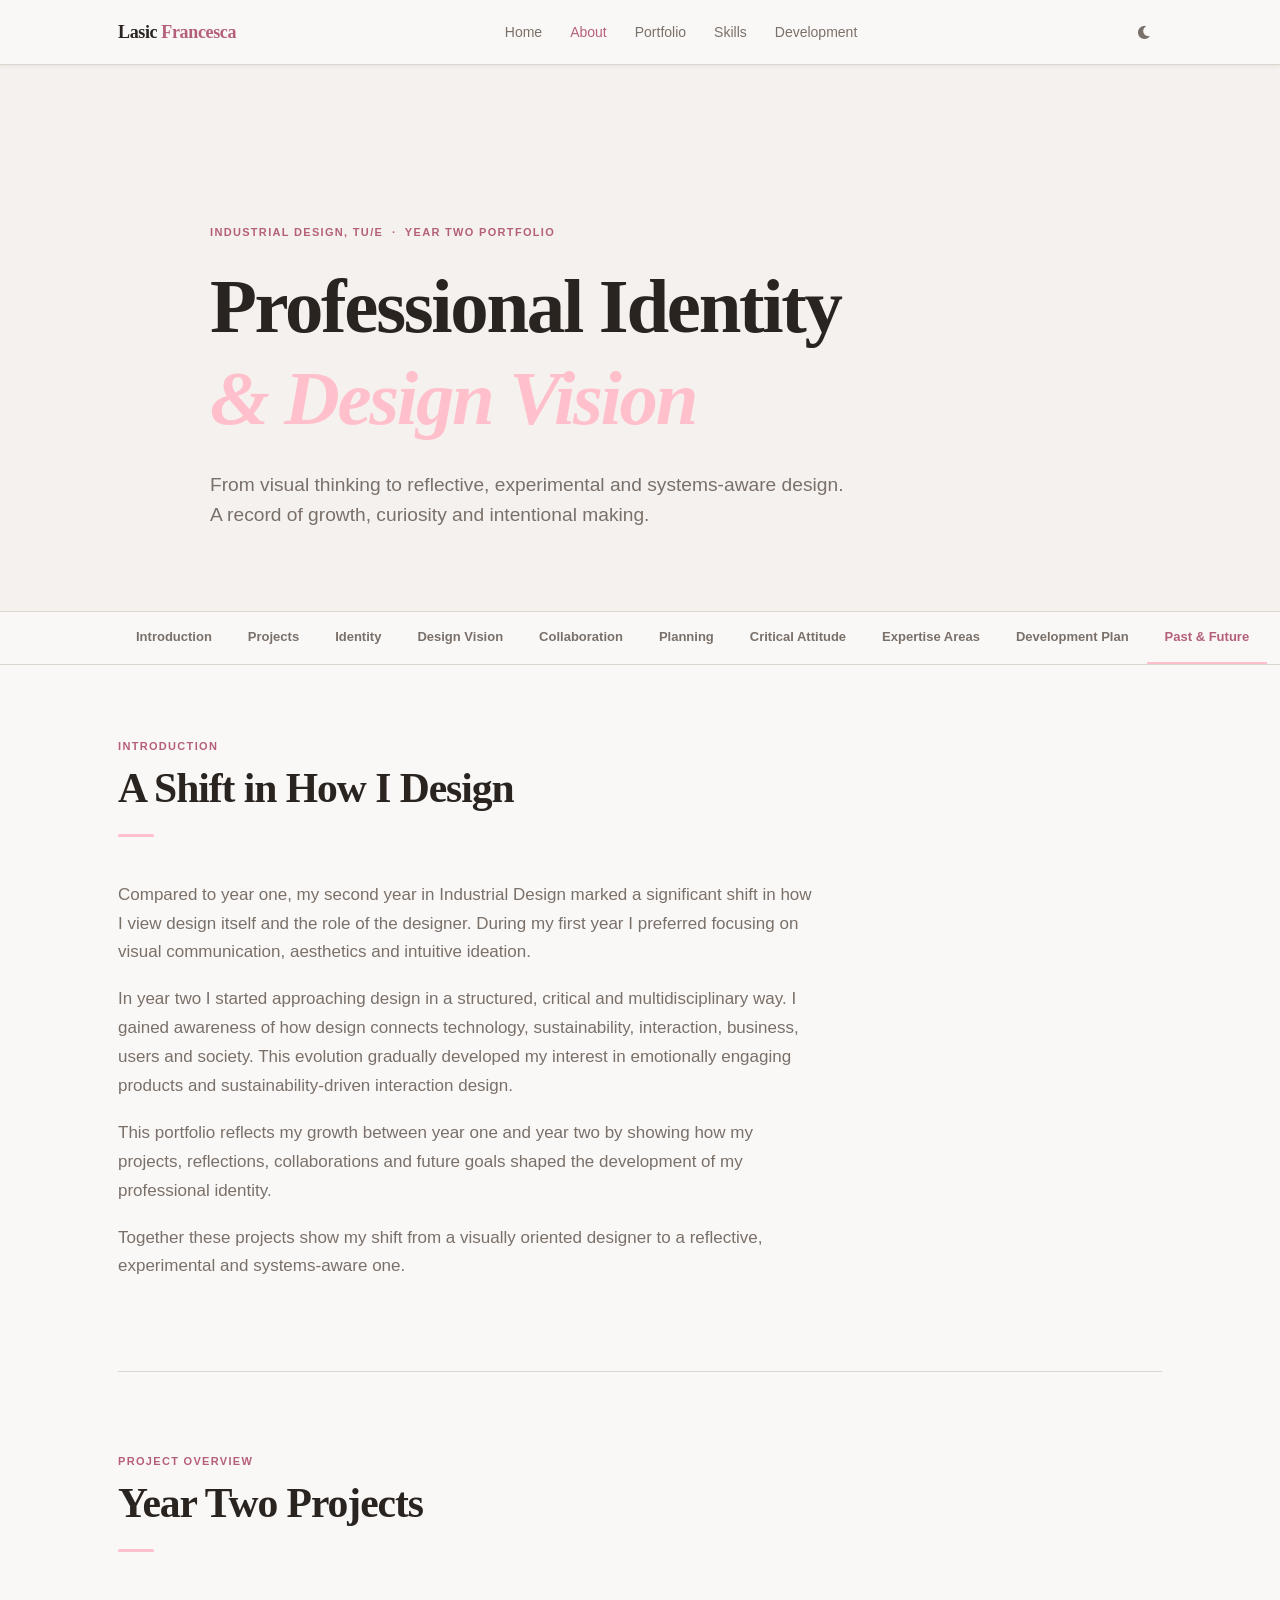
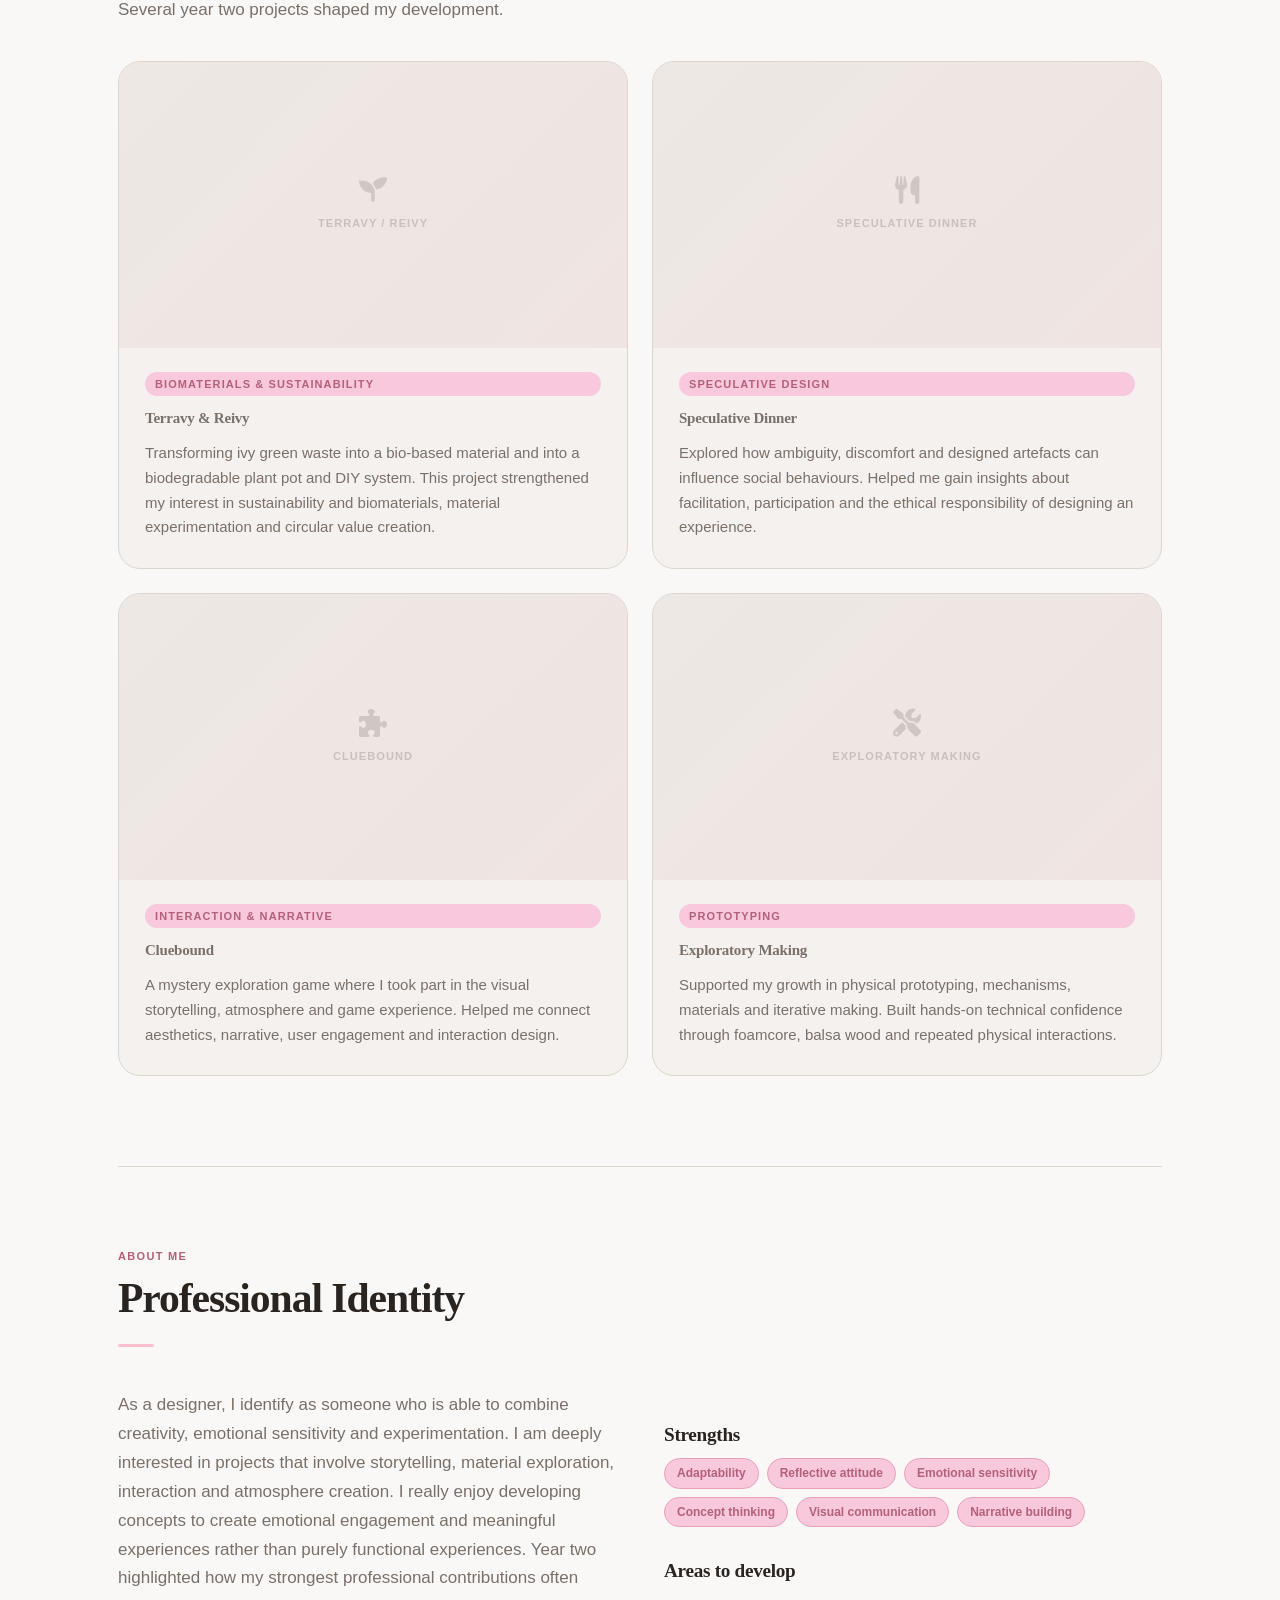
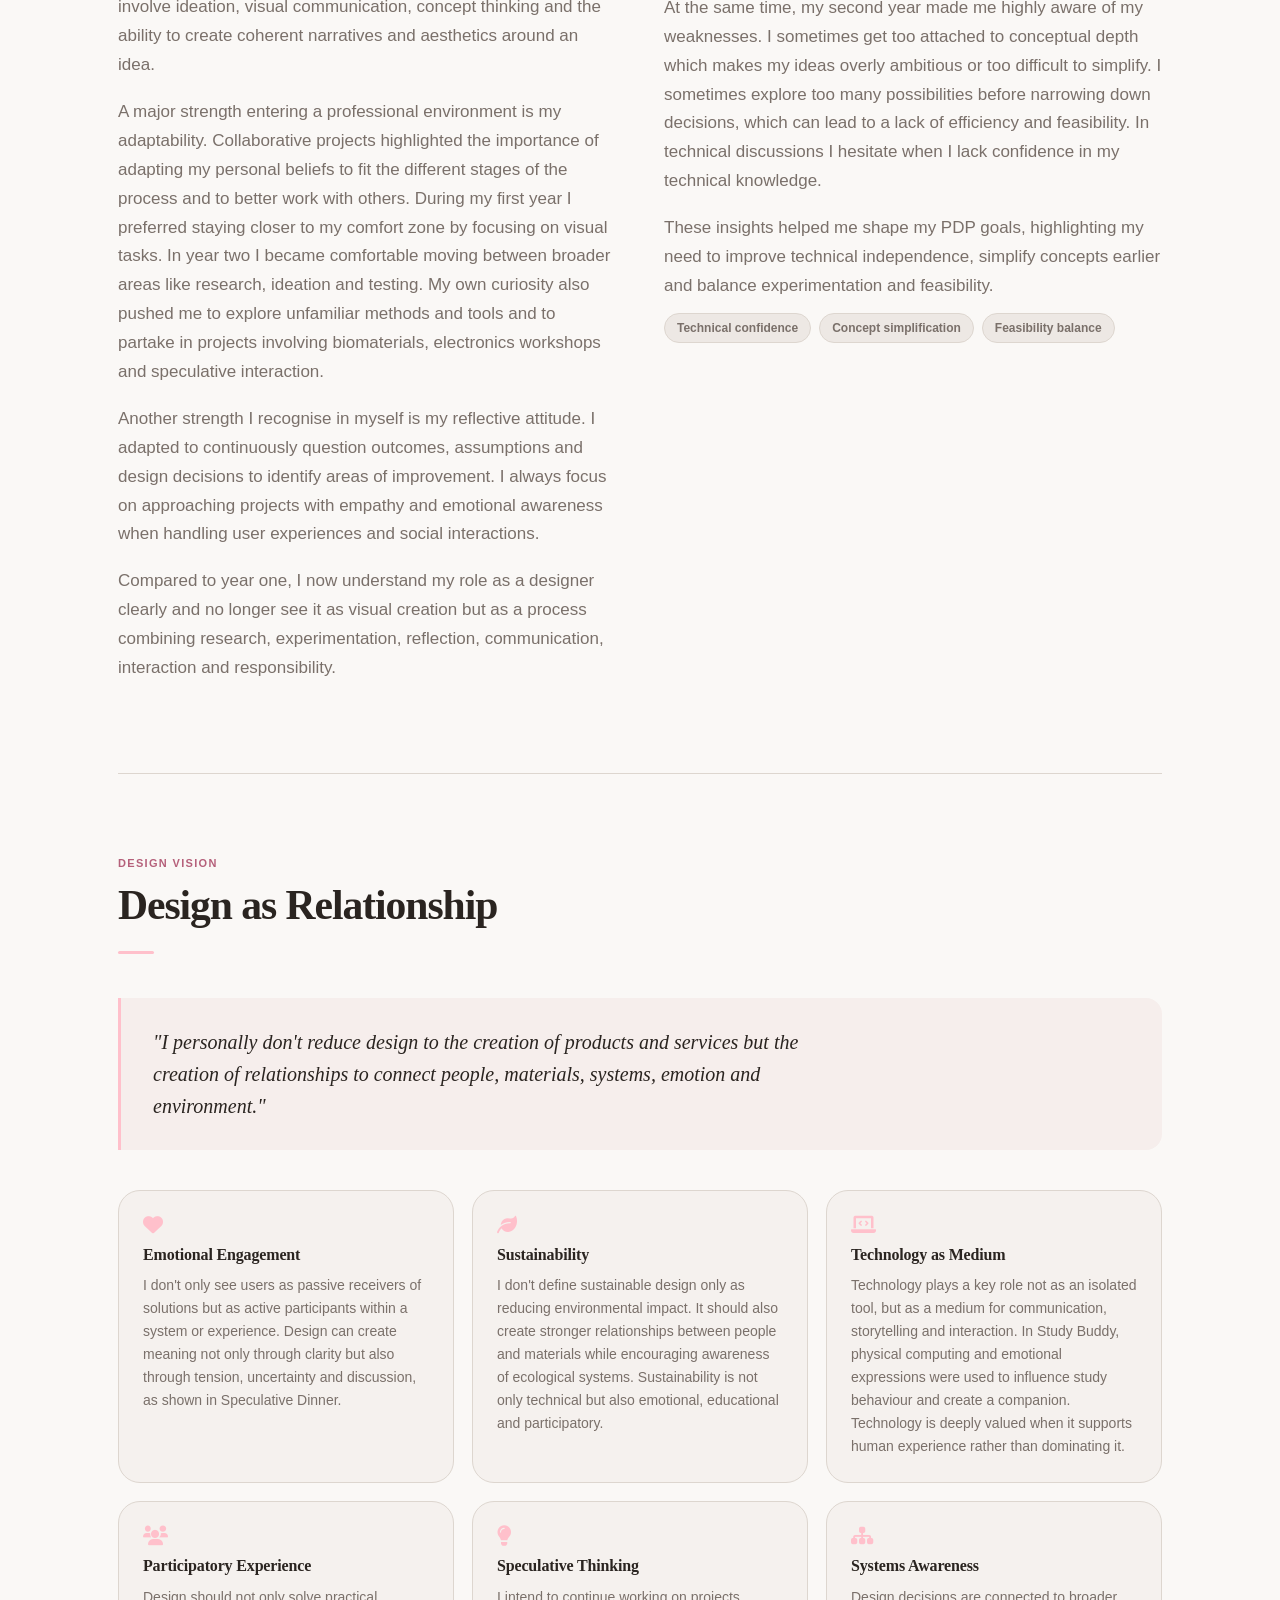
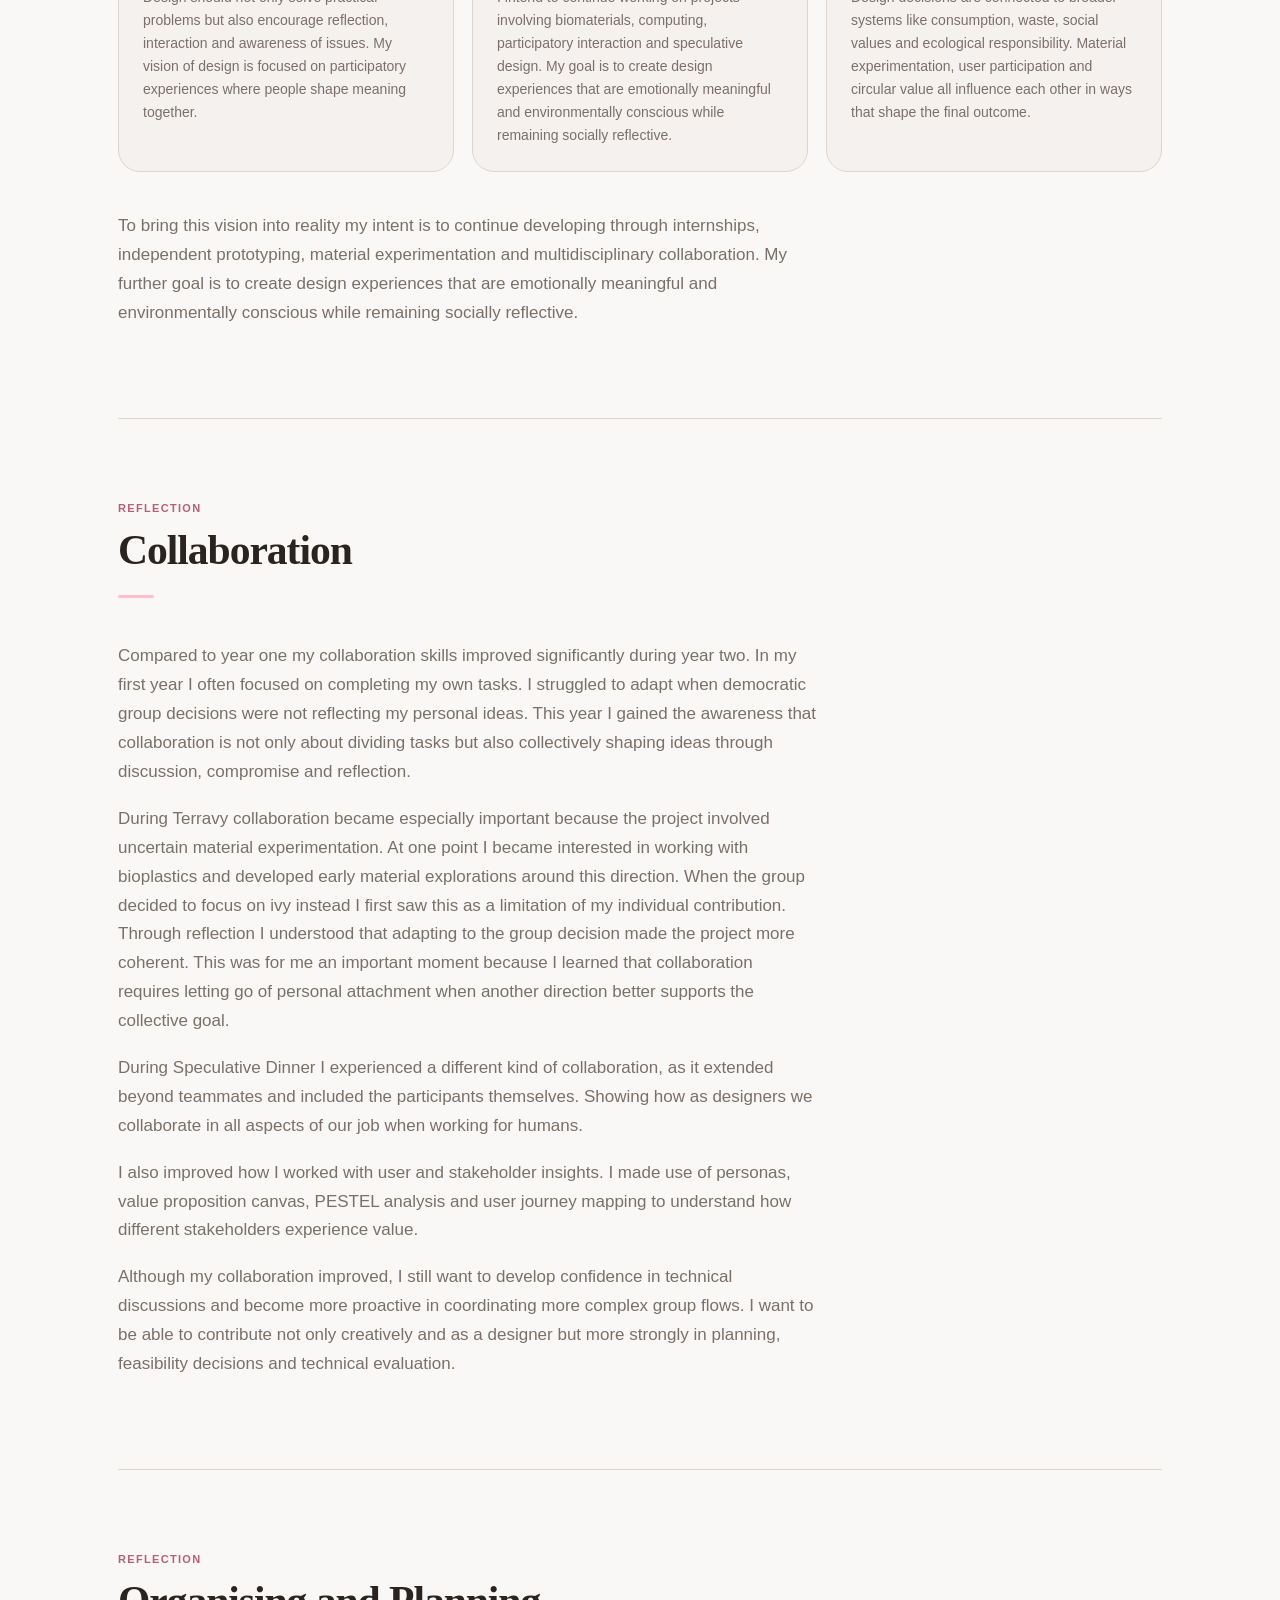
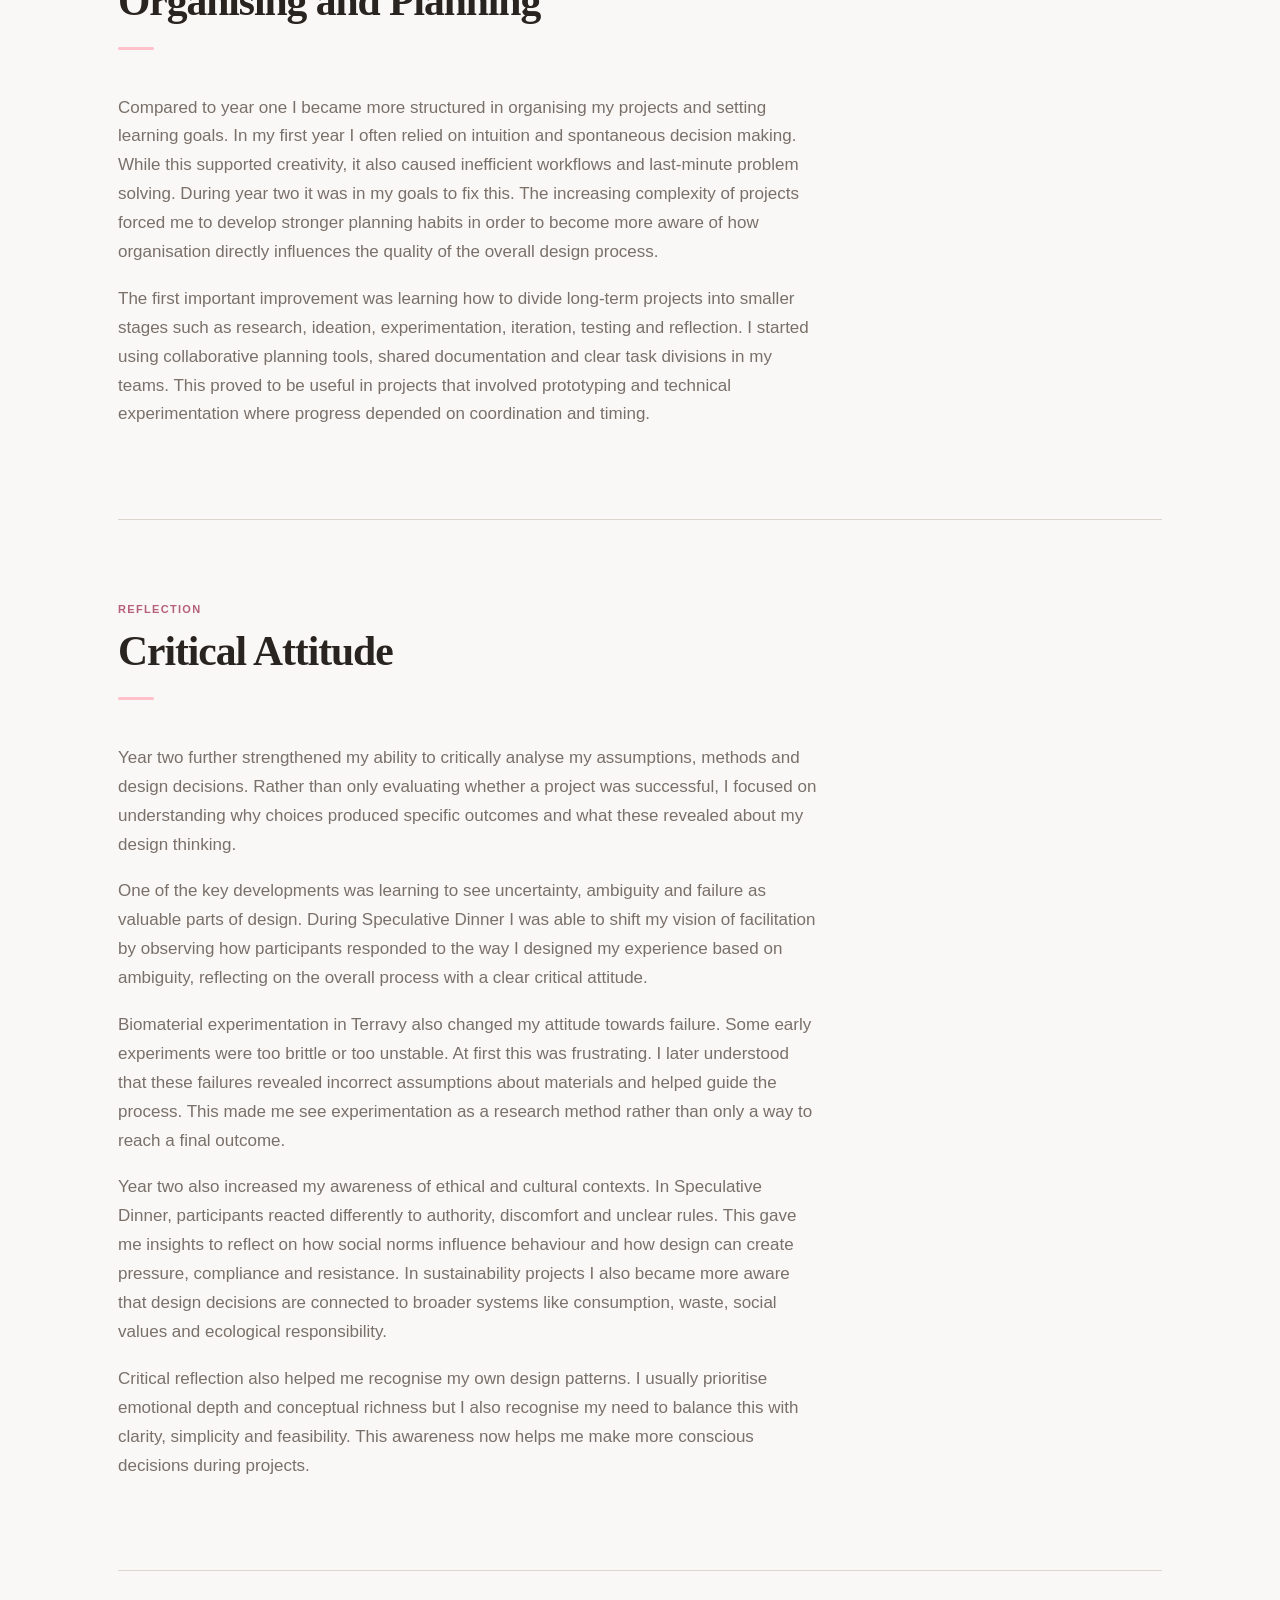
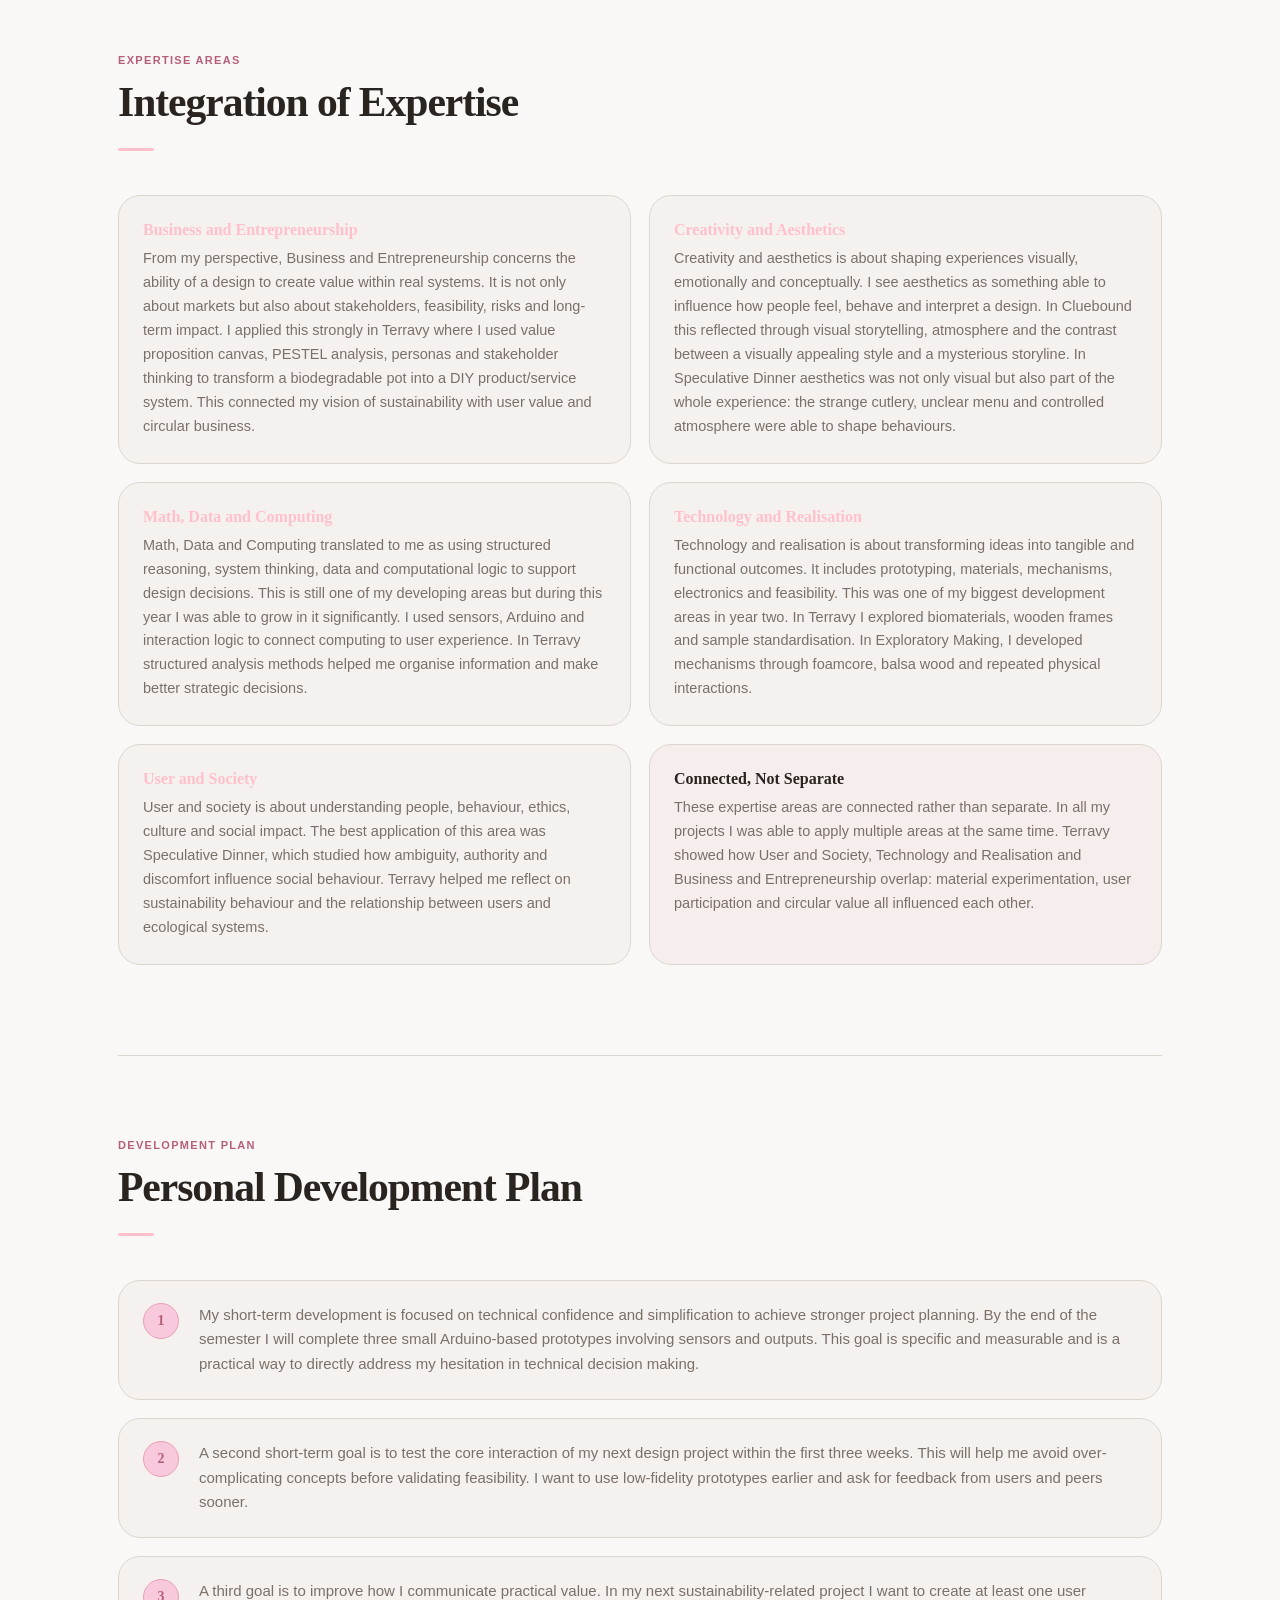
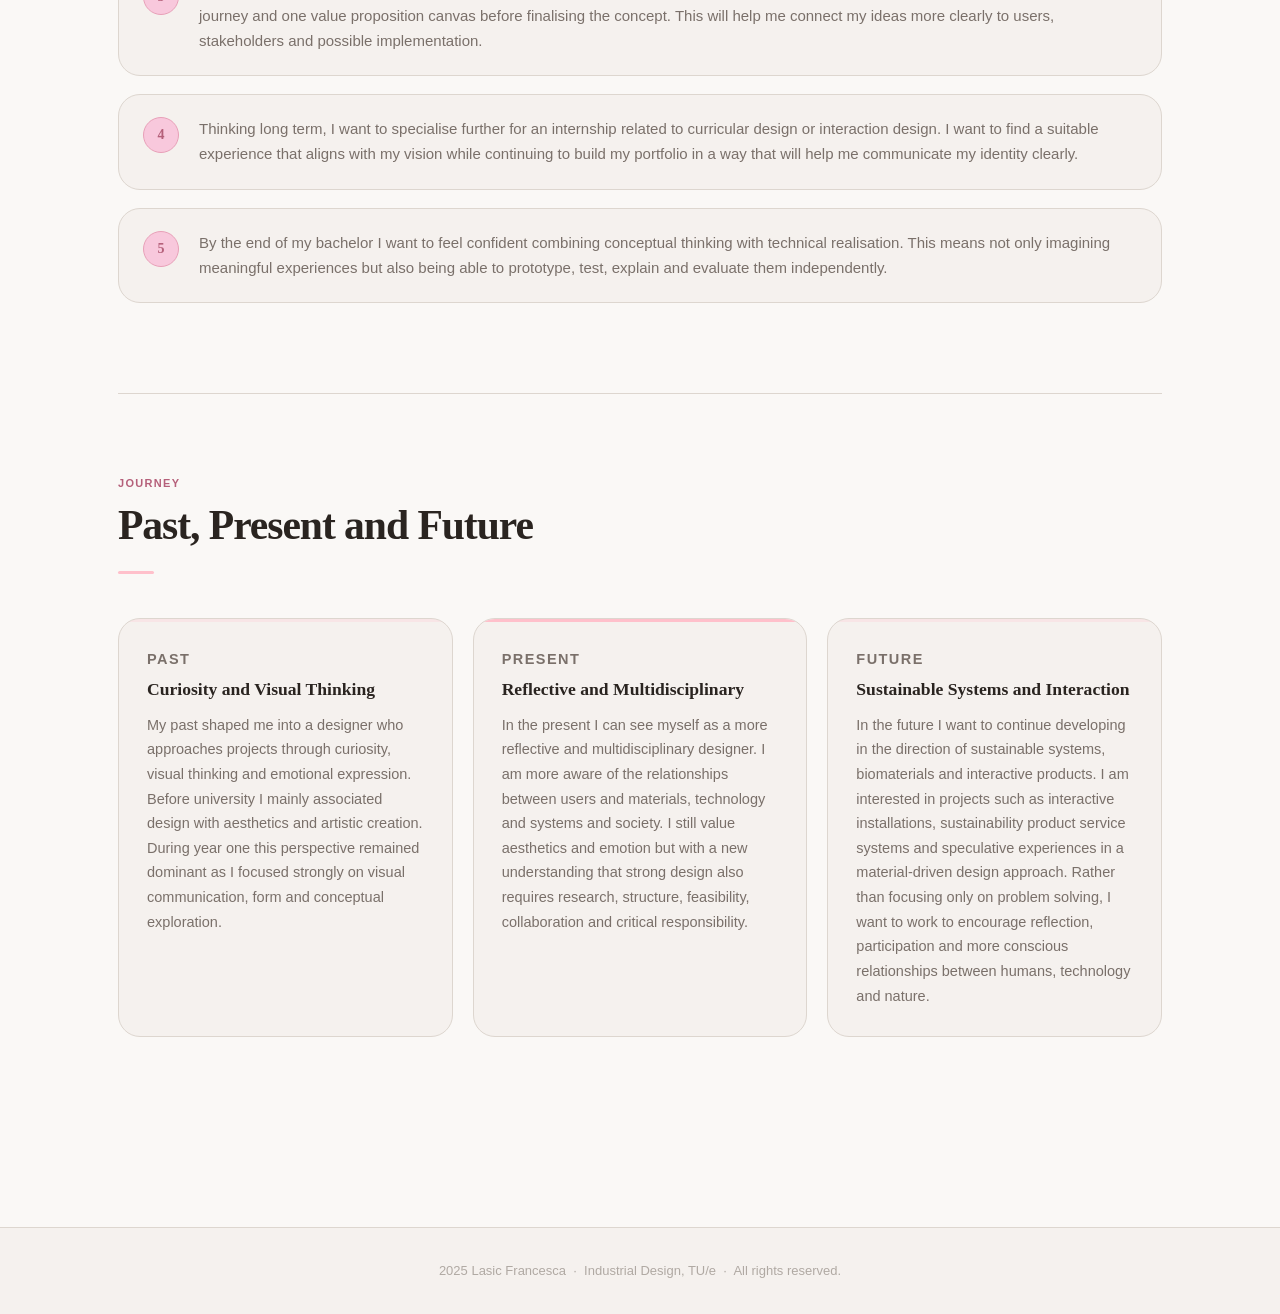
<file: home.html>
<!DOCTYPE html>
<html lang="en" data-theme="light">
<head>
  <meta charset="UTF-8">
  <meta name="viewport" content="width=device-width, initial-scale=1.0">
  <title>About Francesca Lasic</title>
  <meta name="description" content="Portfolio text and professional identity of Francesca Lasic, Industrial Design student at TU/e.">
  <link href="https://api.fontshare.com/v2/css?f[]=cabinet-grotesk@400,500,700,800&f[]=zodiak@400,500,700&display=swap" rel="stylesheet">
  <link rel="stylesheet" href="https://cdnjs.cloudflare.com/ajax/libs/font-awesome/6.0.0-beta3/css/all.min.css">
  <style>
    /* ====== TOKENS ====== */
    :root {
      --pink:        #ffc0cb;
      --pink-text:   #b5607a;
      --pink-hover:  #e8a0b4;
      --pink-light:  #f8c8dc;
      --bg:          #faf8f6;
      --surface:     #f5f1ee;
      --surface2:    #ede8e4;
      --border:      #ddd6cf;
      --text:        #2a2420;
      --muted:       #7a706a;
      --faint:       #b0a9a3;
      --white:       #ffffff;
      --font-d:      'Zodiak', Georgia, serif;
      --font-b:      'Cabinet Grotesk', 'Helvetica Neue', sans-serif;
      --r-sm: 6px; --r-md: 10px; --r-lg: 16px; --r-xl: 22px; --r-full: 9999px;
      --shadow-sm: 0 1px 4px rgba(42,36,32,0.07);
      --shadow-md: 0 4px 18px rgba(42,36,32,0.10);
    }
    [data-theme="dark"] {
      --pink:        #ffc0cb;
      --pink-text:   #b5607a;
      --pink-hover:  #e8a0b4;
      --pink-light:  #4a2a38;
      --bg:          #181412;
      --surface:     #201c1a;
      --surface2:    #2a2422;
      --border:      #3a3330;
      --text:        #d4cdc8;
      --muted:       #8a807a;
      --faint:       #524c48;
      --white:       #201c1a;
      --shadow-sm: 0 1px 4px rgba(0,0,0,0.3);
      --shadow-md: 0 4px 18px rgba(0,0,0,0.4);
    }

    /* ====== RESET ====== */
    *, *::before, *::after { box-sizing: border-box; margin: 0; padding: 0; }
    html { scroll-behavior: smooth; scroll-padding-top: 72px; -webkit-font-smoothing: antialiased; }
    body { font-family: var(--font-b); font-size: 17px; line-height: 1.7; color: var(--text); background: var(--bg); }
    img { display: block; max-width: 100%; }
    a { color: var(--pink); text-decoration: none; }
    a:hover { color: var(--pink-hover); }
    h1,h2,h3,h4,h5 { text-wrap: balance; line-height: 1.2; }
    ul { list-style: none; }
    :focus-visible { outline: 2px solid var(--pink); outline-offset: 3px; border-radius: 4px; }

    /* ====== HEADER ====== */
    header {
      position: fixed; top: 0; left: 0; right: 0; z-index: 100;
      background: var(--bg);
      border-bottom: 1px solid var(--border);
      box-shadow: var(--shadow-sm);
      transition: background .2s, box-shadow .2s;
    }
    .header-inner {
      max-width: 1100px; margin: 0 auto;
      padding: 0 28px;
      height: 64px;
      display: flex; align-items: center; justify-content: space-between; gap: 16px;
    }
    .logo {
      font-family: var(--font-d); font-size: 18px; font-weight: 700;
      color: var(--text); text-decoration: none; letter-spacing: -0.02em;
    }
    .logo span { color: var(--pink-text); }
    nav ul { display: flex; gap: 28px; }
    nav a {
      font-size: 14px; font-weight: 500; color: var(--muted);
      text-decoration: none; transition: color .15s;
    }
    nav a:hover, nav a.active { color: var(--pink-text); }
    .header-right { display: flex; align-items: center; gap: 8px; }
    .theme-btn {
      width: 36px; height: 36px; border-radius: var(--r-full);
      display: flex; align-items: center; justify-content: center;
      background: none; border: none; cursor: pointer;
      color: var(--muted); transition: color .15s, background .15s;
      font-size: 15px;
    }
    .theme-btn:hover { color: var(--text); background: var(--surface2); }

    /* ====== HERO ====== */
    .hero {
      min-height: 68vh;
      padding: 120px 28px 80px;
      background: var(--surface);
      border-bottom: 1px solid var(--border);
      display: flex; align-items: flex-end;
    }
    .hero-inner { max-width: 860px; margin: 0 auto; width: 100%; }
    .hero-tag {
      display: inline-block; font-size: 11px; font-weight: 700;
      text-transform: uppercase; letter-spacing: .12em;
      color: var(--pink-text); margin-bottom: 20px;
    }
    .hero h1 {
      font-family: var(--font-d);
      font-size: clamp(2.6rem, 6vw, 5.2rem);
      font-weight: 700; letter-spacing: -.03em;
      color: var(--text); margin-bottom: 24px;
    }
    .hero h1 em { font-style: italic; color: var(--pink); }
    .hero-sub {
      font-size: clamp(1rem, 1.8vw, 1.2rem);
      color: var(--muted); max-width: 60ch; line-height: 1.6;
    }

    /* ====== STICKY NAV (SECTIONS) ====== */
    .section-nav {
      position: sticky; top: 64px; z-index: 90;
      background: var(--bg);
      border-bottom: 1px solid var(--border);
      overflow-x: auto;
    }
    .section-nav ul {
      max-width: 1100px; margin: 0 auto; padding: 0 28px;
      display: flex; gap: 0; white-space: nowrap;
    }
    .section-nav a {
      display: inline-block; padding: 14px 18px;
      font-size: 13px; font-weight: 600; color: var(--muted);
      text-decoration: none; border-bottom: 2px solid transparent;
      transition: color .15s, border-color .15s;
    }
    .section-nav a:hover, .section-nav a.active {
      color: var(--pink-text); border-bottom-color: var(--pink);
    }

    /* ====== PAGE ====== */
    .page { max-width: 1100px; margin: 0 auto; padding: 72px 28px 100px; }

    /* ====== SECTION HEADER ====== */
    .sec-label {
      font-size: 11px; font-weight: 700; text-transform: uppercase;
      letter-spacing: .12em; color: var(--pink-text); margin-bottom: 8px;
    }
    .sec-title {
      font-family: var(--font-d);
      font-size: clamp(1.7rem, 3.5vw, 2.6rem);
      font-weight: 700; letter-spacing: -.025em; color: var(--text);
      margin-bottom: 20px;
    }
    .sec-bar {
      width: 36px; height: 3px; background: var(--pink);
      border-radius: var(--r-full); margin-bottom: 44px;
    }

    /* ====== CONTENT SECTION WRAPPER ====== */
    .content-section { margin-bottom: 90px; scroll-margin-top: 130px; }

    /* ====== PROSE ====== */
    .prose p { margin-bottom: 18px; color: var(--muted); max-width: 74ch; }
    .prose p:last-child { margin-bottom: 0; }
    .prose h3 {
      font-family: var(--font-d); font-size: 1.2rem; font-weight: 700;
      color: var(--text); margin: 32px 0 12px; letter-spacing: -.015em;
    }
    .prose ul {
      margin: 0 0 18px 0; list-style: disc; padding-left: 20px;
    }
    .prose ul li { color: var(--muted); margin-bottom: 8px; max-width: 70ch; }

    /* ====== TWO COL LAYOUT ====== */
    .two-col { display: grid; grid-template-columns: 1fr; gap: 48px; }
    @media (min-width: 760px) { .two-col { grid-template-columns: 1fr 1fr; } }
    .two-col-wide { display: grid; grid-template-columns: 1fr; gap: 48px; }
    @media (min-width: 760px) { .two-col-wide { grid-template-columns: 1.4fr 1fr; } }

    /* ====== PROJECT CARDS ====== */
    .project-grid { display: grid; gap: 24px; grid-template-columns: 1fr; }
    @media (min-width: 600px) { .project-grid { grid-template-columns: 1fr 1fr; } }
    @media (min-width: 900px) { .project-grid { grid-template-columns: 1fr 1fr; } }

    .project-card {
      background: var(--surface); border: 1px solid var(--border);
      border-radius: var(--r-xl); overflow: hidden;
      display: flex; flex-direction: column;
      transition: box-shadow .2s, border-color .2s;
    }
    .project-card:hover {
      box-shadow: var(--shadow-md);
      border-color: color-mix(in srgb, var(--pink) 35%, var(--border));
    }
    .project-img {
      width: 100%; aspect-ratio: 16/9; object-fit: cover;
      background: var(--surface2);
      display: flex; align-items: center; justify-content: center;
      position: relative; overflow: hidden;
    }
    .project-img-placeholder {
      width: 100%; aspect-ratio: 16/9;
      background: linear-gradient(135deg, var(--surface2) 0%, color-mix(in srgb, var(--pink) 10%, var(--surface2)) 100%);
      display: flex; flex-direction: column; align-items: center; justify-content: center;
      gap: 10px; color: var(--faint);
    }
    .project-img-placeholder i { font-size: 28px; opacity: .5; }
    .project-img-placeholder span { font-size: 11px; font-weight: 600; text-transform: uppercase; letter-spacing: .1em; opacity: .6; }
    .project-body { padding: 24px 26px 28px; flex: 1; display: flex; flex-direction: column; gap: 10px; }
    .project-name {
      font-family: var(--font-d); font-size: 1.15rem; font-weight: 700;
      color: var(--text); letter-spacing: -.015em;
    }
    .project-tag {
      display: inline-block; font-size: 11px; font-weight: 700;
      text-transform: uppercase; letter-spacing: .1em;
      color: #b5607a; background: var(--pink-light);
      padding: 3px 10px; border-radius: var(--r-full);
    }
    .project-body p { font-size: 15px; color: var(--muted); line-height: 1.65; margin: 0; }

    /* ====== TAGS ====== */
    .tag-list { display: flex; flex-wrap: wrap; gap: 8px; margin-top: 12px; }
    .tag {
      display: inline-block; font-size: 12px; font-weight: 600;
      padding: 4px 12px; border-radius: var(--r-full);
    }
    .tag-s { background: var(--pink-light); color: #b5607a; border: 1px solid #e8a0b8; }
    .tag-w { background: var(--surface2); color: var(--muted); border: 1px solid var(--border); }

    /* ====== QUOTE BLOCK ====== */
    .quote-block {
      margin: 40px 0;
      padding: 28px 32px;
      background: color-mix(in srgb, var(--pink) 7%, var(--surface));
      border-left: 3px solid var(--pink);
      border-radius: 0 var(--r-lg) var(--r-lg) 0;
    }
    .quote-block blockquote {
      font-family: var(--font-d); font-style: italic;
      font-size: clamp(1.05rem, 1.8vw, 1.25rem);
      color: var(--text); line-height: 1.6; max-width: 68ch;
    }

    /* ====== PILLAR GRID ====== */
    .pillar-grid { display: grid; gap: 18px; grid-template-columns: 1fr; margin-bottom: 40px; }
    @media (min-width: 600px) { .pillar-grid { grid-template-columns: 1fr 1fr; } }
    @media (min-width: 900px) { .pillar-grid { grid-template-columns: 1fr 1fr 1fr; } }
    .pillar {
      padding: 24px; background: var(--surface); border: 1px solid var(--border);
      border-radius: var(--r-xl); display: flex; flex-direction: column; gap: 10px;
      transition: box-shadow .2s;
    }
    .pillar:hover { box-shadow: var(--shadow-md); }
    .pillar i { font-size: 20px; color: var(--pink); }
    .pillar h4 { font-family: var(--font-d); font-size: 1rem; font-weight: 700; color: var(--text); letter-spacing: -.01em; }
    .pillar p { font-size: 14px; color: var(--muted); line-height: 1.65; margin: 0; }

    /* ====== TIMELINE ====== */
    .timeline { display: grid; gap: 20px; grid-template-columns: 1fr; }
    @media (min-width: 700px) { .timeline { grid-template-columns: 1fr 1fr 1fr; } }
    .t-card {
      padding: 28px; background: var(--surface); border: 1px solid var(--border);
      border-radius: var(--r-xl); position: relative; overflow: hidden;
    }
    .t-card::before {
      content: ""; position: absolute; top: 0; left: 0; right: 0; height: 3px;
      background: var(--pink); opacity: .25;
    }
    .t-card.now::before { opacity: 1; }
    .t-period { font-size: 11px; font-weight: 700; text-transform: uppercase; letter-spacing: .1em; color: var(--pink-text); margin-bottom: 8px; }
    .t-card h3 { font-family: var(--font-d); font-size: 1.1rem; font-weight: 700; color: var(--text); margin-bottom: 12px; }
    .t-card p { font-size: 14.5px; color: var(--muted); line-height: 1.7; }

    /* ====== EXPERTISE GRID ====== */
    .expertise-grid { display: grid; gap: 18px; grid-template-columns: 1fr; }
    @media (min-width: 700px) { .expertise-grid { grid-template-columns: 1fr 1fr; } }
    .exp-card {
      padding: 24px; background: var(--surface); border: 1px solid var(--border);
      border-radius: var(--r-xl); display: flex; flex-direction: column; gap: 8px;
    }
    .exp-card h4 { font-family: var(--font-d); font-size: 1rem; font-weight: 700; color: var(--pink); }
    .exp-card p { font-size: 14.5px; color: var(--muted); line-height: 1.65; margin: 0; }

    /* ====== PDP LIST ====== */
    .pdp-list { display: flex; flex-direction: column; gap: 18px; }
    .pdp-item {
      display: flex; gap: 20px; align-items: flex-start;
      padding: 22px 24px; background: var(--surface);
      border: 1px solid var(--border); border-radius: var(--r-xl);
    }
    .pdp-num {
      flex-shrink: 0; width: 36px; height: 36px; border-radius: var(--r-full);
      background: #f8c8dc; color: #b5607a; border: 1.5px solid #e8a0b8;
      display: flex; align-items: center; justify-content: center;
      font-size: 14px; font-weight: 800; font-family: var(--font-d);
    }
    .pdp-item p { font-size: 15px; color: var(--muted); line-height: 1.65; margin: 0; }

    /* ====== DIVIDER ====== */
    .section-sep { border: none; border-top: 1px solid var(--border); margin: 80px 0; }

    /* ====== FOOTER ====== */
    footer {
      background: var(--surface); border-top: 1px solid var(--border);
      text-align: center; padding: 32px 28px;
      font-size: 13px; color: var(--faint);
    }

    /* ====== REVEAL ====== */
    .reveal { opacity: 0; transform: translateY(22px); transition: opacity .55s cubic-bezier(.16,1,.3,1), transform .55s cubic-bezier(.16,1,.3,1); }
    .reveal.visible { opacity: 1; transform: translateY(0); }

    /* ====== RESPONSIVE ====== */
    @media (max-width: 640px) {
      nav { display: none; }
      .hero { padding: 110px 20px 60px; }
      .page { padding: 60px 20px 80px; }
      .header-inner { padding: 0 20px; }
    }
  </style>
</head>
<body>

  <!-- HEADER -->
  <header>
    <div class="header-inner">
      <a href="https://francescalasic.github.io/home/" class="logo">Lasic <span>Francesca</span></a>
      <nav aria-label="Primary">
        <ul>
          <li><a href="https://francescalasic.github.io/home/">Home</a></li>
          <li><a href="#introduction" class="active">About</a></li>
          <li><a href="https://francescalasic.github.io/home/#portfolio">Portfolio</a></li>
          <li><a href="https://francescalasic.github.io/skills/">Skills</a></li>
          <li><a href="https://francescalasic.github.io/development/">Development</a></li>
        </ul>
      </nav>
      <div class="header-right">
        <button class="theme-btn" data-theme-toggle aria-label="Toggle theme">
          <i class="fas fa-moon"></i>
        </button>
      </div>
    </div>
  </header>

  <!-- HERO -->
  <section class="hero">
    <div class="hero-inner">
      <p class="hero-tag">Industrial Design, TU/e &nbsp;·&nbsp; Year Two Portfolio</p>
      <h1>Professional Identity<br><em>&amp; Design Vision</em></h1>
      <p class="hero-sub">From visual thinking to reflective, experimental and systems-aware design. A record of growth, curiosity and intentional making.</p>
    </div>
  </section>

  <!-- STICKY SECTION NAV -->
  <nav class="section-nav" aria-label="Page sections">
    <ul>
      <li><a href="#introduction">Introduction</a></li>
      <li><a href="#projects">Projects</a></li>
      <li><a href="#identity">Identity</a></li>
      <li><a href="#vision">Design Vision</a></li>
      <li><a href="#collaboration">Collaboration</a></li>
      <li><a href="#planning">Planning</a></li>
      <li><a href="#critical">Critical Attitude</a></li>
      <li><a href="#expertise">Expertise Areas</a></li>
      <li><a href="#pdp">Development Plan</a></li>
      <li><a href="#timeline">Past &amp; Future</a></li>
    </ul>
  </nav>

  <!-- MAIN -->
  <main class="page">

    <!-- INTRODUCTION -->
    <section id="introduction" class="content-section">
      <p class="sec-label">Introduction</p>
      <h2 class="sec-title">A Shift in How I Design</h2>
      <div class="sec-bar"></div>
      <div class="prose reveal">
        <p>Compared to year one, my second year in Industrial Design marked a significant shift in how I view design itself and the role of the designer. During my first year I preferred focusing on visual communication, aesthetics and intuitive ideation.</p>
        <p>In year two I started approaching design in a structured, critical and multidisciplinary way. I gained awareness of how design connects technology, sustainability, interaction, business, users and society. This evolution gradually developed my interest in emotionally engaging products and sustainability-driven interaction design.</p>
        <p>This portfolio reflects my growth between year one and year two by showing how my projects, reflections, collaborations and future goals shaped the development of my professional identity.</p>
        <p>Together these projects show my shift from a visually oriented designer to a reflective, experimental and systems-aware one.</p>
      </div>
    </section>

    <hr class="section-sep">

    <!-- PROJECT OVERVIEW -->
    <section id="projects" class="content-section">
      <p class="sec-label">Project Overview</p>
      <h2 class="sec-title">Year Two Projects</h2>
      <div class="sec-bar"></div>
      <p class="prose reveal" style="margin-bottom: 36px; color: var(--muted);">Several year two projects shaped my development.</p>

      <div class="project-grid reveal">

        <!-- Terravy / Reivy -->
        <div class="project-card">
          <div class="project-img-placeholder" data-project="terravy">
            <!-- swap this tag with <img src="your-image.jpg" alt="Terravy prototype"> when ready -->
            <i class="fas fa-seedling"></i>
            <span>Terravy / Reivy</span>
          </div>
          <div class="project-body">
            <span class="project-tag">Biomaterials &amp; Sustainability</span>
            <p class="project-name">Terravy &amp; Reivy</p>
            <p>Transforming ivy green waste into a bio-based material and into a biodegradable plant pot and DIY system. This project strengthened my interest in sustainability and biomaterials, material experimentation and circular value creation.</p>
          </div>
        </div>

        <!-- Speculative Dinner -->
        <div class="project-card">
          <div class="project-img-placeholder" data-project="speculative">
            <i class="fas fa-utensils"></i>
            <span>Speculative Dinner</span>
          </div>
          <div class="project-body">
            <span class="project-tag">Speculative Design</span>
            <p class="project-name">Speculative Dinner</p>
            <p>Explored how ambiguity, discomfort and designed artefacts can influence social behaviours. Helped me gain insights about facilitation, participation and the ethical responsibility of designing an experience.</p>
          </div>
        </div>

        <!-- Cluebound -->
        <div class="project-card">
          <div class="project-img-placeholder" data-project="cluebound">
            <i class="fas fa-puzzle-piece"></i>
            <span>Cluebound</span>
          </div>
          <div class="project-body">
            <span class="project-tag">Interaction &amp; Narrative</span>
            <p class="project-name">Cluebound</p>
            <p>A mystery exploration game where I took part in the visual storytelling, atmosphere and game experience. Helped me connect aesthetics, narrative, user engagement and interaction design.</p>
          </div>
        </div>

        <!-- Exploratory Making -->
        <div class="project-card">
          <div class="project-img-placeholder" data-project="making">
            <i class="fas fa-tools"></i>
            <span>Exploratory Making</span>
          </div>
          <div class="project-body">
            <span class="project-tag">Prototyping</span>
            <p class="project-name">Exploratory Making</p>
            <p>Supported my growth in physical prototyping, mechanisms, materials and iterative making. Built hands-on technical confidence through foamcore, balsa wood and repeated physical interactions.</p>
          </div>
        </div>

      </div>
    </section>

    <hr class="section-sep">

    <!-- PROFESSIONAL IDENTITY -->
    <section id="identity" class="content-section">
      <p class="sec-label">About Me</p>
      <h2 class="sec-title">Professional Identity</h2>
      <div class="sec-bar"></div>
      <div class="two-col reveal">
        <div class="prose">
          <p>As a designer, I identify as someone who is able to combine creativity, emotional sensitivity and experimentation. I am deeply interested in projects that involve storytelling, material exploration, interaction and atmosphere creation. I really enjoy developing concepts to create emotional engagement and meaningful experiences rather than purely functional experiences. Year two highlighted how my strongest professional contributions often involve ideation, visual communication, concept thinking and the ability to create coherent narratives and aesthetics around an idea.</p>
          <p>A major strength entering a professional environment is my adaptability. Collaborative projects highlighted the importance of adapting my personal beliefs to fit the different stages of the process and to better work with others. During my first year I preferred staying closer to my comfort zone by focusing on visual tasks. In year two I became comfortable moving between broader areas like research, ideation and testing. My own curiosity also pushed me to explore unfamiliar methods and tools and to partake in projects involving biomaterials, electronics workshops and speculative interaction.</p>
          <p>Another strength I recognise in myself is my reflective attitude. I adapted to continuously question outcomes, assumptions and design decisions to identify areas of improvement. I always focus on approaching projects with empathy and emotional awareness when handling user experiences and social interactions.</p>
          <p>Compared to year one, I now understand my role as a designer clearly and no longer see it as visual creation but as a process combining research, experimentation, reflection, communication, interaction and responsibility.</p>
        </div>
        <div>
          <div class="prose">
            <h3>Strengths</h3>
          </div>
          <div class="tag-list">
            <span class="tag tag-s">Adaptability</span>
            <span class="tag tag-s">Reflective attitude</span>
            <span class="tag tag-s">Emotional sensitivity</span>
            <span class="tag tag-s">Concept thinking</span>
            <span class="tag tag-s">Visual communication</span>
            <span class="tag tag-s">Narrative building</span>
          </div>
          <div class="prose" style="margin-top: 32px;">
            <h3>Areas to develop</h3>
            <p>At the same time, my second year made me highly aware of my weaknesses. I sometimes get too attached to conceptual depth which makes my ideas overly ambitious or too difficult to simplify. I sometimes explore too many possibilities before narrowing down decisions, which can lead to a lack of efficiency and feasibility. In technical discussions I hesitate when I lack confidence in my technical knowledge.</p>
            <p>These insights helped me shape my PDP goals, highlighting my need to improve technical independence, simplify concepts earlier and balance experimentation and feasibility.</p>
          </div>
          <div class="tag-list">
            <span class="tag tag-w">Technical confidence</span>
            <span class="tag tag-w">Concept simplification</span>
            <span class="tag tag-w">Feasibility balance</span>
          </div>
        </div>
      </div>
    </section>

    <hr class="section-sep">

    <!-- DESIGN VISION -->
    <section id="vision" class="content-section">
      <p class="sec-label">Design Vision</p>
      <h2 class="sec-title">Design as Relationship</h2>
      <div class="sec-bar"></div>
      <div class="quote-block reveal">
        <blockquote>"I personally don't reduce design to the creation of products and services but the creation of relationships to connect people, materials, systems, emotion and environment."</blockquote>
      </div>
      <div class="pillar-grid reveal">
        <div class="pillar">
          <i class="fas fa-heart"></i>
          <h4>Emotional Engagement</h4>
          <p>I don't only see users as passive receivers of solutions but as active participants within a system or experience. Design can create meaning not only through clarity but also through tension, uncertainty and discussion, as shown in Speculative Dinner.</p>
        </div>
        <div class="pillar">
          <i class="fas fa-leaf"></i>
          <h4>Sustainability</h4>
          <p>I don't define sustainable design only as reducing environmental impact. It should also create stronger relationships between people and materials while encouraging awareness of ecological systems. Sustainability is not only technical but also emotional, educational and participatory.</p>
        </div>
        <div class="pillar">
          <i class="fas fa-laptop-code"></i>
          <h4>Technology as Medium</h4>
          <p>Technology plays a key role not as an isolated tool, but as a medium for communication, storytelling and interaction. In Study Buddy, physical computing and emotional expressions were used to influence study behaviour and create a companion. Technology is deeply valued when it supports human experience rather than dominating it.</p>
        </div>
        <div class="pillar">
          <i class="fas fa-users"></i>
          <h4>Participatory Experience</h4>
          <p>Design should not only solve practical problems but also encourage reflection, interaction and awareness of issues. My vision of design is focused on participatory experiences where people shape meaning together.</p>
        </div>
        <div class="pillar">
          <i class="fas fa-lightbulb"></i>
          <h4>Speculative Thinking</h4>
          <p>I intend to continue working on projects involving biomaterials, computing, participatory interaction and speculative design. My goal is to create design experiences that are emotionally meaningful and environmentally conscious while remaining socially reflective.</p>
        </div>
        <div class="pillar">
          <i class="fas fa-sitemap"></i>
          <h4>Systems Awareness</h4>
          <p>Design decisions are connected to broader systems like consumption, waste, social values and ecological responsibility. Material experimentation, user participation and circular value all influence each other in ways that shape the final outcome.</p>
        </div>
      </div>
      <div class="prose reveal">
        <p>To bring this vision into reality my intent is to continue developing through internships, independent prototyping, material experimentation and multidisciplinary collaboration. My further goal is to create design experiences that are emotionally meaningful and environmentally conscious while remaining socially reflective.</p>
      </div>
    </section>

    <hr class="section-sep">

    <!-- REFLECTION ON COLLABORATION -->
    <section id="collaboration" class="content-section">
      <p class="sec-label">Reflection</p>
      <h2 class="sec-title">Collaboration</h2>
      <div class="sec-bar"></div>
      <div class="prose reveal">
        <p>Compared to year one my collaboration skills improved significantly during year two. In my first year I often focused on completing my own tasks. I struggled to adapt when democratic group decisions were not reflecting my personal ideas. This year I gained the awareness that collaboration is not only about dividing tasks but also collectively shaping ideas through discussion, compromise and reflection.</p>
        <p>During Terravy collaboration became especially important because the project involved uncertain material experimentation. At one point I became interested in working with bioplastics and developed early material explorations around this direction. When the group decided to focus on ivy instead I first saw this as a limitation of my individual contribution. Through reflection I understood that adapting to the group decision made the project more coherent. This was for me an important moment because I learned that collaboration requires letting go of personal attachment when another direction better supports the collective goal.</p>
        <p>During Speculative Dinner I experienced a different kind of collaboration, as it extended beyond teammates and included the participants themselves. Showing how as designers we collaborate in all aspects of our job when working for humans.</p>
        <p>I also improved how I worked with user and stakeholder insights. I made use of personas, value proposition canvas, PESTEL analysis and user journey mapping to understand how different stakeholders experience value.</p>
        <p>Although my collaboration improved, I still want to develop confidence in technical discussions and become more proactive in coordinating more complex group flows. I want to be able to contribute not only creatively and as a designer but more strongly in planning, feasibility decisions and technical evaluation.</p>
      </div>
    </section>

    <hr class="section-sep">

    <!-- REFLECTION ON PLANNING -->
    <section id="planning" class="content-section">
      <p class="sec-label">Reflection</p>
      <h2 class="sec-title">Organising and Planning</h2>
      <div class="sec-bar"></div>
      <div class="prose reveal">
        <p>Compared to year one I became more structured in organising my projects and setting learning goals. In my first year I often relied on intuition and spontaneous decision making. While this supported creativity, it also caused inefficient workflows and last-minute problem solving. During year two it was in my goals to fix this. The increasing complexity of projects forced me to develop stronger planning habits in order to become more aware of how organisation directly influences the quality of the overall design process.</p>
        <p>The first important improvement was learning how to divide long-term projects into smaller stages such as research, ideation, experimentation, iteration, testing and reflection. I started using collaborative planning tools, shared documentation and clear task divisions in my teams. This proved to be useful in projects that involved prototyping and technical experimentation where progress depended on coordination and timing.</p>
      </div>
    </section>

    <hr class="section-sep">

    <!-- REFLECTION ON CRITICAL ATTITUDE -->
    <section id="critical" class="content-section">
      <p class="sec-label">Reflection</p>
      <h2 class="sec-title">Critical Attitude</h2>
      <div class="sec-bar"></div>
      <div class="prose reveal">
        <p>Year two further strengthened my ability to critically analyse my assumptions, methods and design decisions. Rather than only evaluating whether a project was successful, I focused on understanding why choices produced specific outcomes and what these revealed about my design thinking.</p>
        <p>One of the key developments was learning to see uncertainty, ambiguity and failure as valuable parts of design. During Speculative Dinner I was able to shift my vision of facilitation by observing how participants responded to the way I designed my experience based on ambiguity, reflecting on the overall process with a clear critical attitude.</p>
        <p>Biomaterial experimentation in Terravy also changed my attitude towards failure. Some early experiments were too brittle or too unstable. At first this was frustrating. I later understood that these failures revealed incorrect assumptions about materials and helped guide the process. This made me see experimentation as a research method rather than only a way to reach a final outcome.</p>
        <p>Year two also increased my awareness of ethical and cultural contexts. In Speculative Dinner, participants reacted differently to authority, discomfort and unclear rules. This gave me insights to reflect on how social norms influence behaviour and how design can create pressure, compliance and resistance. In sustainability projects I also became more aware that design decisions are connected to broader systems like consumption, waste, social values and ecological responsibility.</p>
        <p>Critical reflection also helped me recognise my own design patterns. I usually prioritise emotional depth and conceptual richness but I also recognise my need to balance this with clarity, simplicity and feasibility. This awareness now helps me make more conscious decisions during projects.</p>
      </div>
    </section>

    <hr class="section-sep">

    <!-- INTEGRATION OF EXPERTISE AREAS -->
    <section id="expertise" class="content-section">
      <p class="sec-label">Expertise Areas</p>
      <h2 class="sec-title">Integration of Expertise</h2>
      <div class="sec-bar"></div>
      <div class="expertise-grid reveal">
        <div class="exp-card">
          <h4>Business and Entrepreneurship</h4>
          <p>From my perspective, Business and Entrepreneurship concerns the ability of a design to create value within real systems. It is not only about markets but also about stakeholders, feasibility, risks and long-term impact. I applied this strongly in Terravy where I used value proposition canvas, PESTEL analysis, personas and stakeholder thinking to transform a biodegradable pot into a DIY product/service system. This connected my vision of sustainability with user value and circular business.</p>
        </div>
        <div class="exp-card">
          <h4>Creativity and Aesthetics</h4>
          <p>Creativity and aesthetics is about shaping experiences visually, emotionally and conceptually. I see aesthetics as something able to influence how people feel, behave and interpret a design. In Cluebound this reflected through visual storytelling, atmosphere and the contrast between a visually appealing style and a mysterious storyline. In Speculative Dinner aesthetics was not only visual but also part of the whole experience: the strange cutlery, unclear menu and controlled atmosphere were able to shape behaviours.</p>
        </div>
        <div class="exp-card">
          <h4>Math, Data and Computing</h4>
          <p>Math, Data and Computing translated to me as using structured reasoning, system thinking, data and computational logic to support design decisions. This is still one of my developing areas but during this year I was able to grow in it significantly. I used sensors, Arduino and interaction logic to connect computing to user experience. In Terravy structured analysis methods helped me organise information and make better strategic decisions.</p>
        </div>
        <div class="exp-card">
          <h4>Technology and Realisation</h4>
          <p>Technology and realisation is about transforming ideas into tangible and functional outcomes. It includes prototyping, materials, mechanisms, electronics and feasibility. This was one of my biggest development areas in year two. In Terravy I explored biomaterials, wooden frames and sample standardisation. In Exploratory Making, I developed mechanisms through foamcore, balsa wood and repeated physical interactions.</p>
        </div>
        <div class="exp-card">
          <h4>User and Society</h4>
          <p>User and society is about understanding people, behaviour, ethics, culture and social impact. The best application of this area was Speculative Dinner, which studied how ambiguity, authority and discomfort influence social behaviour. Terravy helped me reflect on sustainability behaviour and the relationship between users and ecological systems.</p>
        </div>
        <div class="exp-card" style="background: color-mix(in srgb, var(--pink) 6%, var(--surface));">
          <h4 style="color: var(--text);">Connected, Not Separate</h4>
          <p>These expertise areas are connected rather than separate. In all my projects I was able to apply multiple areas at the same time. Terravy showed how User and Society, Technology and Realisation and Business and Entrepreneurship overlap: material experimentation, user participation and circular value all influenced each other.</p>
        </div>
      </div>
    </section>

    <hr class="section-sep">

    <!-- PERSONAL DEVELOPMENT PLAN -->
    <section id="pdp" class="content-section">
      <p class="sec-label">Development Plan</p>
      <h2 class="sec-title">Personal Development Plan</h2>
      <div class="sec-bar"></div>
      <div class="pdp-list reveal">
        <div class="pdp-item">
          <div class="pdp-num">1</div>
          <p>My short-term development is focused on technical confidence and simplification to achieve stronger project planning. By the end of the semester I will complete three small Arduino-based prototypes involving sensors and outputs. This goal is specific and measurable and is a practical way to directly address my hesitation in technical decision making.</p>
        </div>
        <div class="pdp-item">
          <div class="pdp-num">2</div>
          <p>A second short-term goal is to test the core interaction of my next design project within the first three weeks. This will help me avoid over-complicating concepts before validating feasibility. I want to use low-fidelity prototypes earlier and ask for feedback from users and peers sooner.</p>
        </div>
        <div class="pdp-item">
          <div class="pdp-num">3</div>
          <p>A third goal is to improve how I communicate practical value. In my next sustainability-related project I want to create at least one user journey and one value proposition canvas before finalising the concept. This will help me connect my ideas more clearly to users, stakeholders and possible implementation.</p>
        </div>
        <div class="pdp-item">
          <div class="pdp-num">4</div>
          <p>Thinking long term, I want to specialise further for an internship related to curricular design or interaction design. I want to find a suitable experience that aligns with my vision while continuing to build my portfolio in a way that will help me communicate my identity clearly.</p>
        </div>
        <div class="pdp-item">
          <div class="pdp-num">5</div>
          <p>By the end of my bachelor I want to feel confident combining conceptual thinking with technical realisation. This means not only imagining meaningful experiences but also being able to prototype, test, explain and evaluate them independently.</p>
        </div>
      </div>
    </section>

    <hr class="section-sep">

    <!-- PAST PRESENT FUTURE -->
    <section id="timeline" class="content-section">
      <p class="sec-label">Journey</p>
      <h2 class="sec-title">Past, Present and Future</h2>
      <div class="sec-bar"></div>
      <div class="timeline reveal">
        <div class="t-card">
          <p class="t-period">Past</p>
          <h3>Curiosity and Visual Thinking</h3>
          <p>My past shaped me into a designer who approaches projects through curiosity, visual thinking and emotional expression. Before university I mainly associated design with aesthetics and artistic creation. During year one this perspective remained dominant as I focused strongly on visual communication, form and conceptual exploration.</p>
        </div>
        <div class="t-card now">
          <p class="t-period">Present</p>
          <h3>Reflective and Multidisciplinary</h3>
          <p>In the present I can see myself as a more reflective and multidisciplinary designer. I am more aware of the relationships between users and materials, technology and systems and society. I still value aesthetics and emotion but with a new understanding that strong design also requires research, structure, feasibility, collaboration and critical responsibility.</p>
        </div>
        <div class="t-card">
          <p class="t-period">Future</p>
          <h3>Sustainable Systems and Interaction</h3>
          <p>In the future I want to continue developing in the direction of sustainable systems, biomaterials and interactive products. I am interested in projects such as interactive installations, sustainability product service systems and speculative experiences in a material-driven design approach. Rather than focusing only on problem solving, I want to work to encourage reflection, participation and more conscious relationships between humans, technology and nature.</p>
        </div>
      </div>
    </section>

  </main>

  <!-- FOOTER -->
  <footer>
    <p>2025 Lasic Francesca &nbsp;·&nbsp; Industrial Design, TU/e &nbsp;·&nbsp; All rights reserved.</p>
  </footer>

  <script>
    // Dark mode
    (function(){
      const btn = document.querySelector('[data-theme-toggle]');
      const html = document.documentElement;
      let dark = window.matchMedia('(prefers-color-scheme: dark)').matches;
      html.dataset.theme = dark ? 'dark' : 'light';
      setIcon();
      btn.addEventListener('click', function(){
        dark = !dark;
        html.dataset.theme = dark ? 'dark' : 'light';
        setIcon();
      });
      function setIcon(){
        btn.innerHTML = dark
          ? '<i class="fas fa-sun"></i>'
          : '<i class="fas fa-moon"></i>';
        btn.setAttribute('aria-label', dark ? 'Switch to light mode' : 'Switch to dark mode');
      }
    })();

    // Scroll reveal
    (function(){
      const io = new IntersectionObserver(function(entries){
        entries.forEach(function(e){ if(e.isIntersecting){ e.target.classList.add('visible'); io.unobserve(e.target); } });
      }, {threshold: 0.08});
      document.querySelectorAll('.reveal').forEach(function(el){ io.observe(el); });
    })();

    // Active section highlight in sticky nav
    (function(){
      const links = document.querySelectorAll('.section-nav a');
      const sections = Array.from(document.querySelectorAll('.content-section'));
      const io = new IntersectionObserver(function(entries){
        entries.forEach(function(e){
          if(e.isIntersecting){
            links.forEach(function(l){ l.classList.remove('active'); });
            const match = document.querySelector('.section-nav a[href="#' + e.target.id + '"]');
            if(match) match.classList.add('active');
          }
        });
      }, {threshold: 0.3});
      sections.forEach(function(s){ io.observe(s); });
    })();

    // Header elevation on scroll
    (function(){
      const hdr = document.querySelector('header');
      window.addEventListener('scroll', function(){
        hdr.style.boxShadow = window.scrollY > 60 ? 'var(--shadow-md)' : 'var(--shadow-sm)';
      }, {passive: true});
    })();

    // Smooth scroll for all internal links
    document.querySelectorAll('a[href^="#"]').forEach(function(a){
      a.addEventListener('click', function(e){
        const t = document.querySelector(this.getAttribute('href'));
        if(t){ e.preventDefault(); t.scrollIntoView({behavior:'smooth'}); }
      });
    });
  </script>

</body>
</html>
</file>
